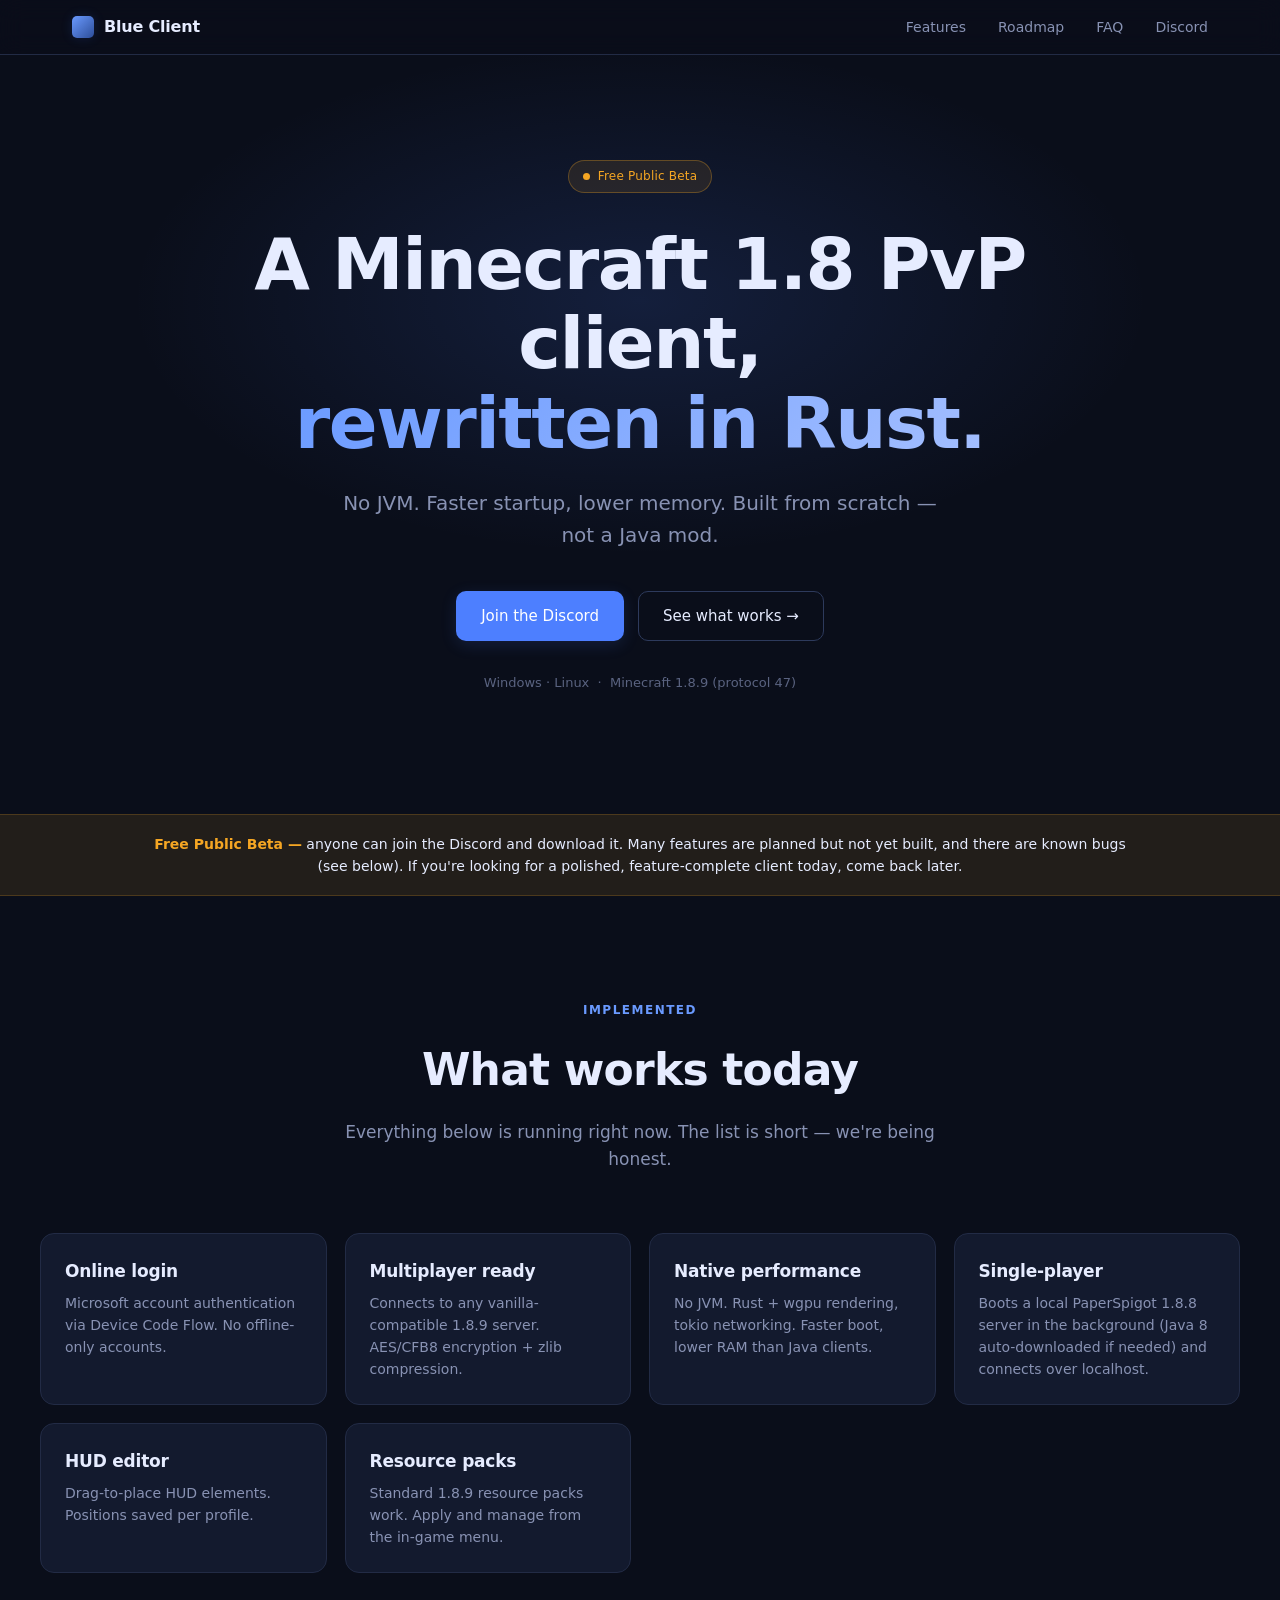
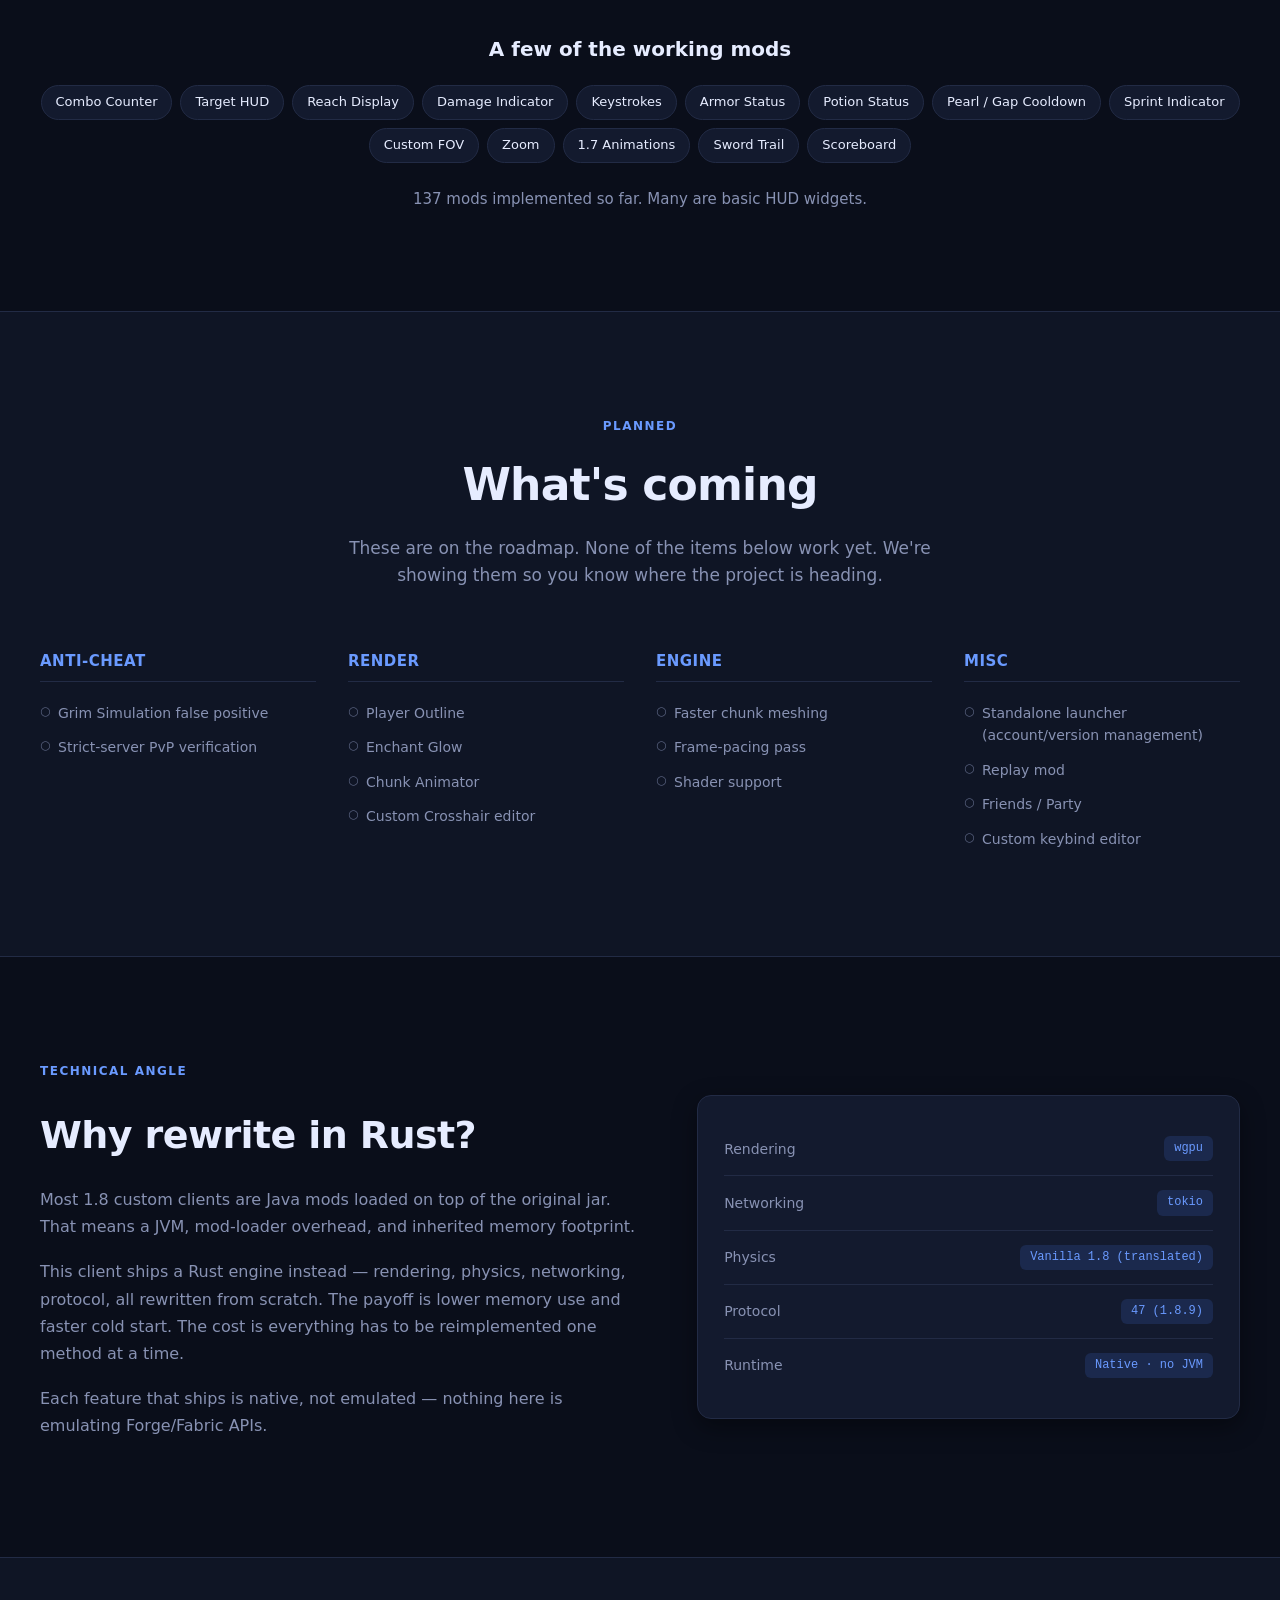
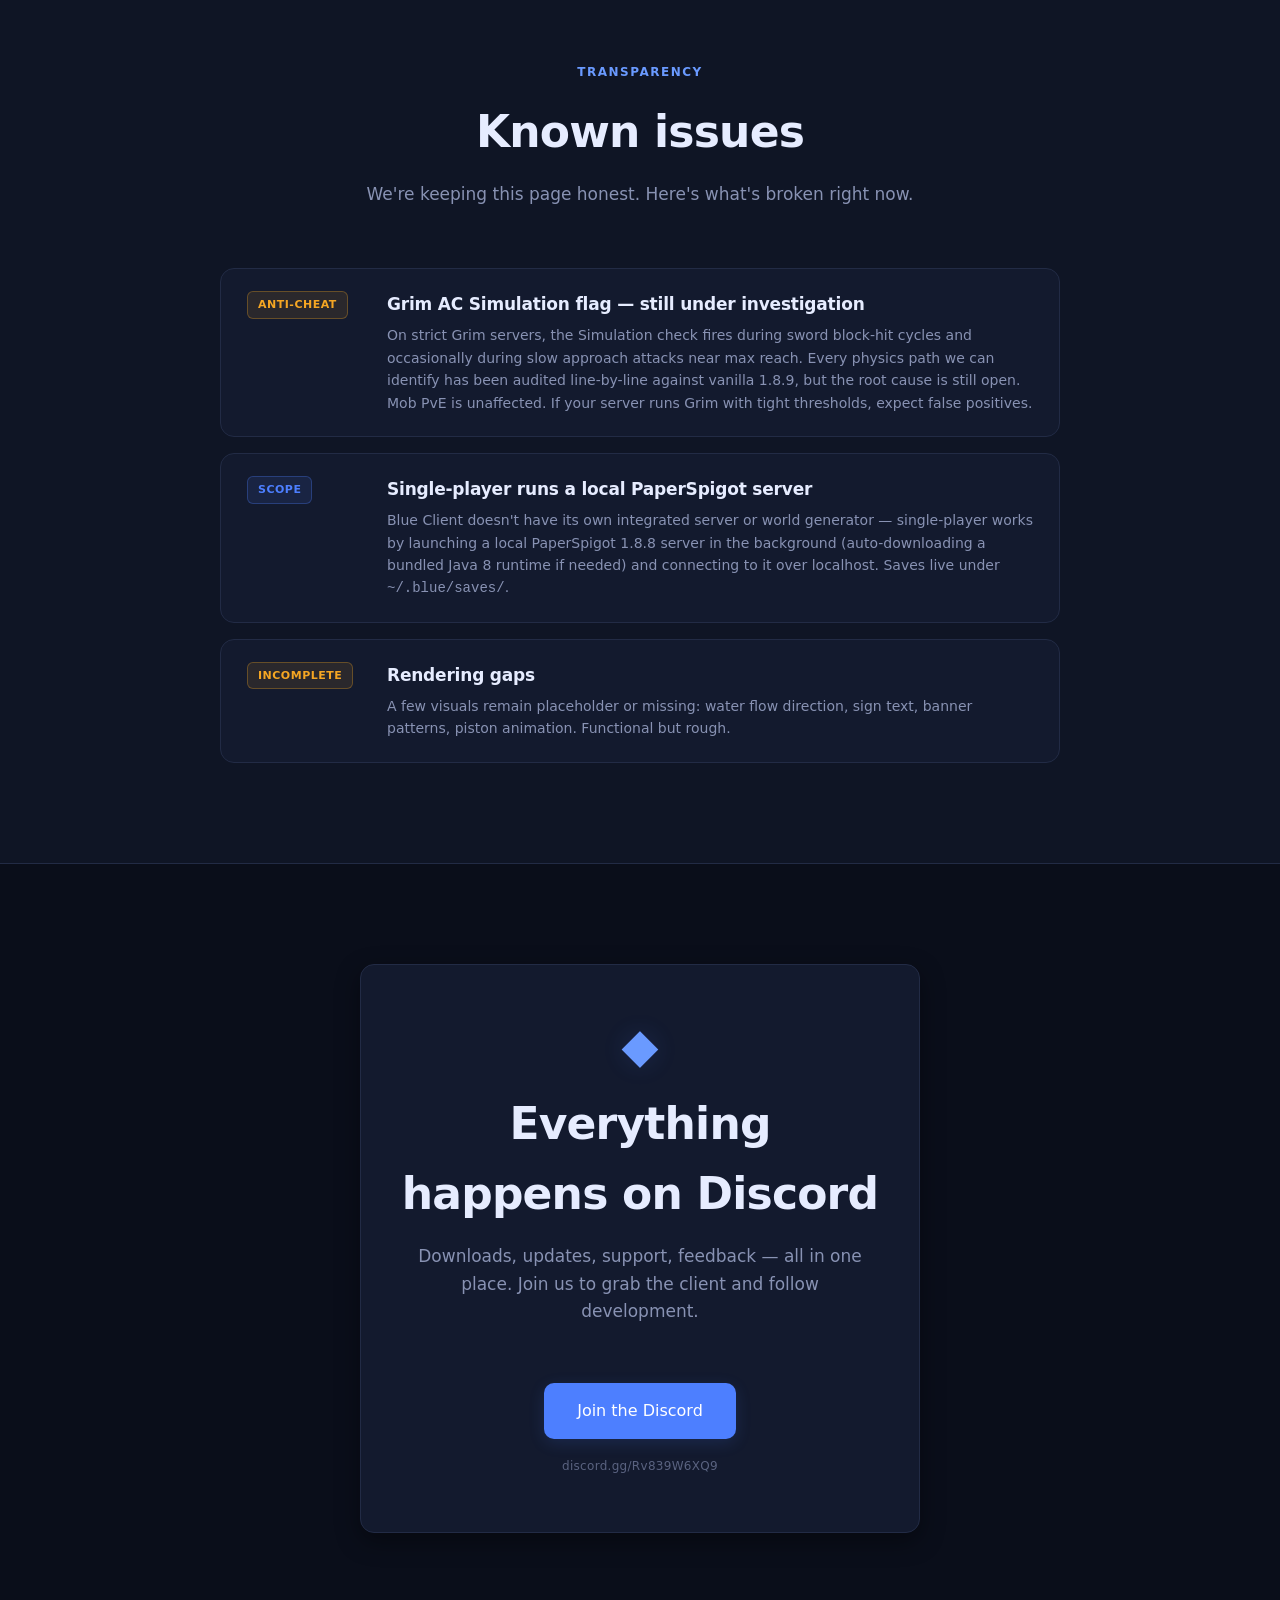
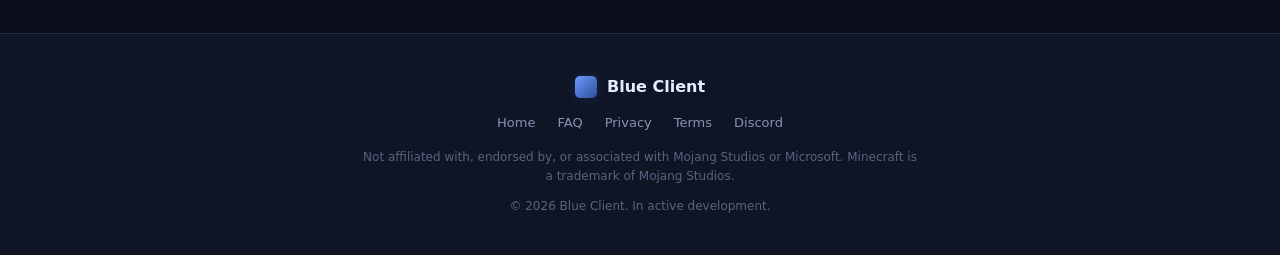
<file: index.html>
<!DOCTYPE html>
<html lang="en">
<head>
<meta charset="UTF-8" />
<meta name="viewport" content="width=device-width, initial-scale=1.0" />
<meta name="description" content="Blue Client — a Minecraft 1.8.9 PvP client written in Rust. Free public beta." />
<title>Blue Client — Minecraft 1.8.9 PvP client in Rust</title>
<link rel="stylesheet" href="style.css" />
</head>
<body>

<nav class="nav">
  <div class="nav-inner">
    <a href="#" class="nav-brand">
      <span class="nav-logo"></span>
      <span>Blue Client</span>
    </a>
    <div class="nav-links">
      <a href="#features">Features</a>
      <a href="#roadmap">Roadmap</a>
      <a href="faq.html">FAQ</a>
      <a href="#download">Discord</a>
    </div>
  </div>
</nav>

<header class="hero">
  <div class="hero-inner">
    <div class="badge">
      <span class="badge-dot"></span>
      Free Public Beta
    </div>
    <h1 class="hero-title">
      A Minecraft 1.8 PvP client,<br/>
      <span class="accent">rewritten in Rust.</span>
    </h1>
    <p class="hero-sub">
      No JVM. Faster startup, lower memory. Built from scratch — not a Java mod.
    </p>
    <div class="hero-cta">
      <a href="https://discord.gg/Rv839W6XQ9" target="_blank" rel="noopener" class="btn btn-primary">Join the Discord</a>
      <a href="#features" class="btn btn-ghost">See what works →</a>
    </div>
    <p class="hero-note">
      Windows · Linux &nbsp;·&nbsp; Minecraft 1.8.9 (protocol 47)
    </p>
  </div>
  <div class="hero-bg"></div>
</header>

<section class="status-banner">
  <div class="status-inner">
    <strong>Free Public Beta —</strong> anyone can join the Discord and download it. Many features are planned but not yet built, and there are known bugs (see below). If you're looking for a polished, feature-complete client today, come back later.
  </div>
</section>

<section id="features" class="section">
  <div class="section-inner">
    <div class="section-head">
      <span class="section-label">Implemented</span>
      <h2>What works today</h2>
      <p class="section-desc">
        Everything below is running right now. The list is short — we're being honest.
      </p>
    </div>

    <div class="feature-grid">
      <div class="feature-card">
        <h3>Online login</h3>
        <p>Microsoft account authentication via Device Code Flow. No offline-only accounts.</p>
      </div>
      <div class="feature-card">
        <h3>Multiplayer ready</h3>
        <p>Connects to any vanilla-compatible 1.8.9 server. AES/CFB8 encryption + zlib compression.</p>
      </div>
      <div class="feature-card">
        <h3>Native performance</h3>
        <p>No JVM. Rust + wgpu rendering, tokio networking. Faster boot, lower RAM than Java clients.</p>
      </div>
      <div class="feature-card">
        <h3>Single-player</h3>
        <p>Boots a local PaperSpigot 1.8.8 server in the background (Java 8 auto-downloaded if needed) and connects over localhost.</p>
      </div>
      <div class="feature-card">
        <h3>HUD editor</h3>
        <p>Drag-to-place HUD elements. Positions saved per profile.</p>
      </div>
      <div class="feature-card">
        <h3>Resource packs</h3>
        <p>Standard 1.8.9 resource packs work. Apply and manage from the in-game menu.</p>
      </div>
    </div>

    <h3 class="mods-head">A few of the working mods</h3>
    <div class="chip-list">
      <span class="chip">Combo Counter</span>
      <span class="chip">Target HUD</span>
      <span class="chip">Reach Display</span>
      <span class="chip">Damage Indicator</span>
      <span class="chip">Keystrokes</span>
      <span class="chip">Armor Status</span>
      <span class="chip">Potion Status</span>
      <span class="chip">Pearl / Gap Cooldown</span>
      <span class="chip">Sprint Indicator</span>
      <span class="chip">Custom FOV</span>
      <span class="chip">Zoom</span>
      <span class="chip">1.7 Animations</span>
      <span class="chip">Sword Trail</span>
      <span class="chip">Scoreboard</span>
    </div>
    <p class="progress-note">
      137 mods implemented so far. Many are basic HUD widgets.
    </p>
  </div>
</section>

<section id="roadmap" class="section section-alt">
  <div class="section-inner">
    <div class="section-head">
      <span class="section-label">Planned</span>
      <h2>What's coming</h2>
      <p class="section-desc">
        These are on the roadmap. None of the items below work yet. We're showing them so you know where the project is heading.
      </p>
    </div>

    <div class="roadmap">
      <div class="roadmap-col">
        <h3>Anti-cheat</h3>
        <ul>
          <li>Grim Simulation false positive</li>
          <li>Strict-server PvP verification</li>
        </ul>
      </div>
      <div class="roadmap-col">
        <h3>Render</h3>
        <ul>
          <li>Player Outline</li>
          <li>Enchant Glow</li>
          <li>Chunk Animator</li>
          <li>Custom Crosshair editor</li>
        </ul>
      </div>
      <div class="roadmap-col">
        <h3>Engine</h3>
        <ul>
          <li>Faster chunk meshing</li>
          <li>Frame-pacing pass</li>
          <li>Shader support</li>
        </ul>
      </div>
      <div class="roadmap-col">
        <h3>Misc</h3>
        <ul>
          <li>Standalone launcher (account/version management)</li>
          <li>Replay mod</li>
          <li>Friends / Party</li>
          <li>Custom keybind editor</li>
        </ul>
      </div>
    </div>
  </div>
</section>

<section id="why-rust" class="section">
  <div class="section-inner">
    <div class="split">
      <div class="split-text">
        <span class="section-label">Technical angle</span>
        <h2>Why rewrite in Rust?</h2>
        <p>
          Most 1.8 custom clients are Java mods loaded on top of the original jar. That means
          a JVM, mod-loader overhead, and inherited memory footprint.
        </p>
        <p>
          This client ships a Rust engine instead — rendering, physics, networking, protocol, all
          rewritten from scratch. The payoff is lower memory use and faster cold start. The cost
          is everything has to be reimplemented one method at a time.
        </p>
        <p>
          Each feature that ships is native, not emulated — nothing here is emulating Forge/Fabric APIs.
        </p>
      </div>
      <div class="split-visual">
        <div class="tech-block">
          <div class="tech-row"><span>Rendering</span><span class="tech-tag">wgpu</span></div>
          <div class="tech-row"><span>Networking</span><span class="tech-tag">tokio</span></div>
          <div class="tech-row"><span>Physics</span><span class="tech-tag">Vanilla 1.8 (translated)</span></div>
          <div class="tech-row"><span>Protocol</span><span class="tech-tag">47 (1.8.9)</span></div>
          <div class="tech-row"><span>Runtime</span><span class="tech-tag">Native · no JVM</span></div>
        </div>
      </div>
    </div>
  </div>
</section>

<section id="known-issues" class="section section-alt">
  <div class="section-inner">
    <div class="section-head">
      <span class="section-label">Transparency</span>
      <h2>Known issues</h2>
      <p class="section-desc">
        We're keeping this page honest. Here's what's broken right now.
      </p>
    </div>

    <div class="issue-list">
      <div class="issue">
        <div class="issue-tag issue-tag-warn">Anti-cheat</div>
        <div>
          <h4>Grim AC Simulation flag — still under investigation</h4>
          <p>
            On strict Grim servers, the Simulation check fires during sword block-hit cycles
            and occasionally during slow approach attacks near max reach. Every physics path
            we can identify has been audited line-by-line against vanilla 1.8.9, but the root
            cause is still open. Mob PvE is unaffected. If your server runs Grim with tight
            thresholds, expect false positives.
          </p>
        </div>
      </div>

      <div class="issue">
        <div class="issue-tag issue-tag-info">Scope</div>
        <div>
          <h4>Single-player runs a local PaperSpigot server</h4>
          <p>
            Blue Client doesn't have its own integrated server or world generator — single-player
            works by launching a local PaperSpigot 1.8.8 server in the background (auto-downloading
            a bundled Java 8 runtime if needed) and connecting to it over localhost. Saves live
            under <code>~/.blue/saves/</code>.
          </p>
        </div>
      </div>

      <div class="issue">
        <div class="issue-tag issue-tag-warn">Incomplete</div>
        <div>
          <h4>Rendering gaps</h4>
          <p>
            A few visuals remain placeholder or missing: water flow direction, sign text,
            banner patterns, piston animation. Functional but rough.
          </p>
        </div>
      </div>

    </div>
  </div>
</section>

<section id="download" class="section cta-section">
  <div class="section-inner">
    <div class="cta-single">
      <div class="cta-single-icon">◆</div>
      <h2>Everything happens on Discord</h2>
      <p class="cta-sub">
        Downloads, updates, support, feedback — all in one place.
        Join us to grab the client and follow development.
      </p>
      <a href="https://discord.gg/Rv839W6XQ9" target="_blank" rel="noopener" class="btn btn-primary btn-lg">Join the Discord</a>
      <p class="cta-hint">discord.gg/Rv839W6XQ9</p>
    </div>
  </div>
</section>

<footer class="footer">
  <div class="footer-inner">
    <div class="footer-brand">
      <span class="nav-logo"></span>
      <span>Blue Client</span>
    </div>
    <div class="footer-links">
      <a href="index.html">Home</a>
      <a href="faq.html">FAQ</a>
      <a href="privacy.html">Privacy</a>
      <a href="terms.html">Terms</a>
      <a href="https://discord.gg/Rv839W6XQ9" target="_blank" rel="noopener">Discord</a>
    </div>
    <p class="footer-disclaimer">
      Not affiliated with, endorsed by, or associated with Mojang Studios or Microsoft.
      Minecraft is a trademark of Mojang Studios.
    </p>
    <p class="footer-copyright">
      © 2026 Blue Client. In active development.
    </p>
  </div>
</footer>

</body>
</html>
</file>
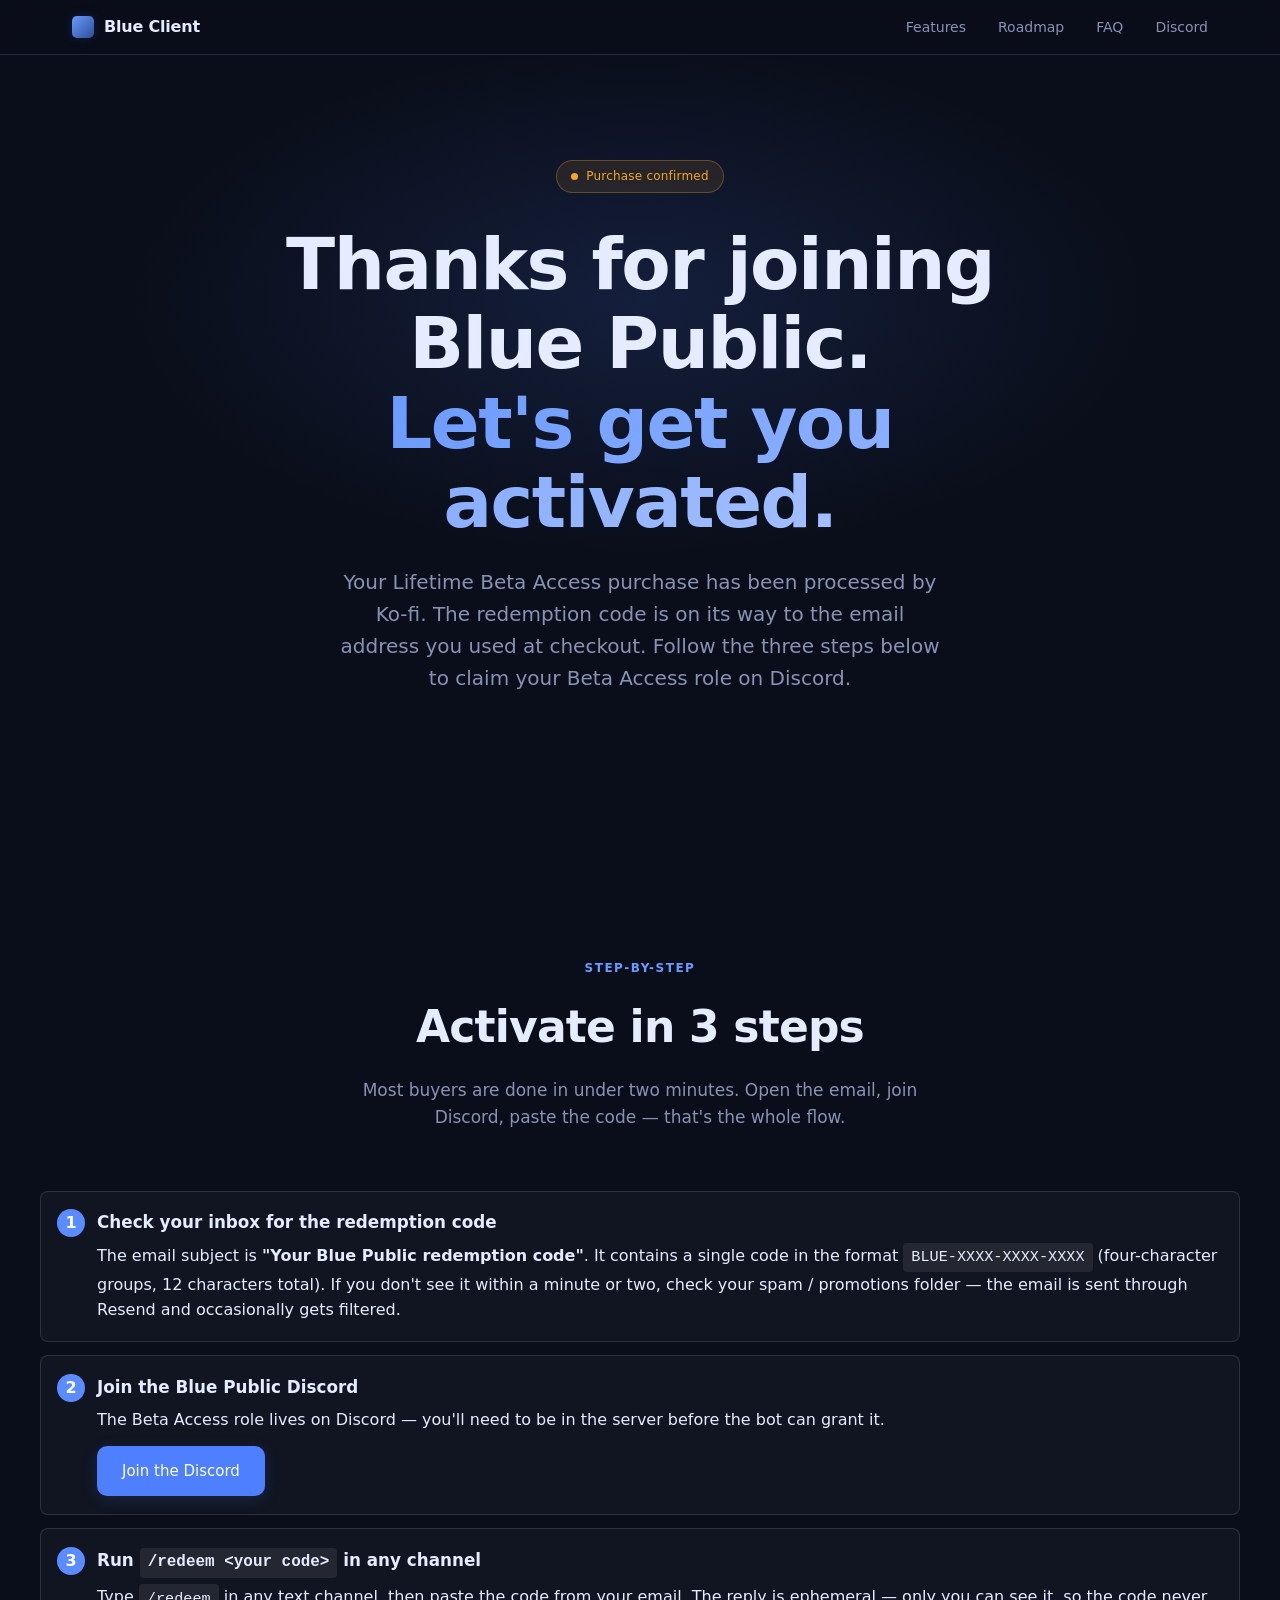
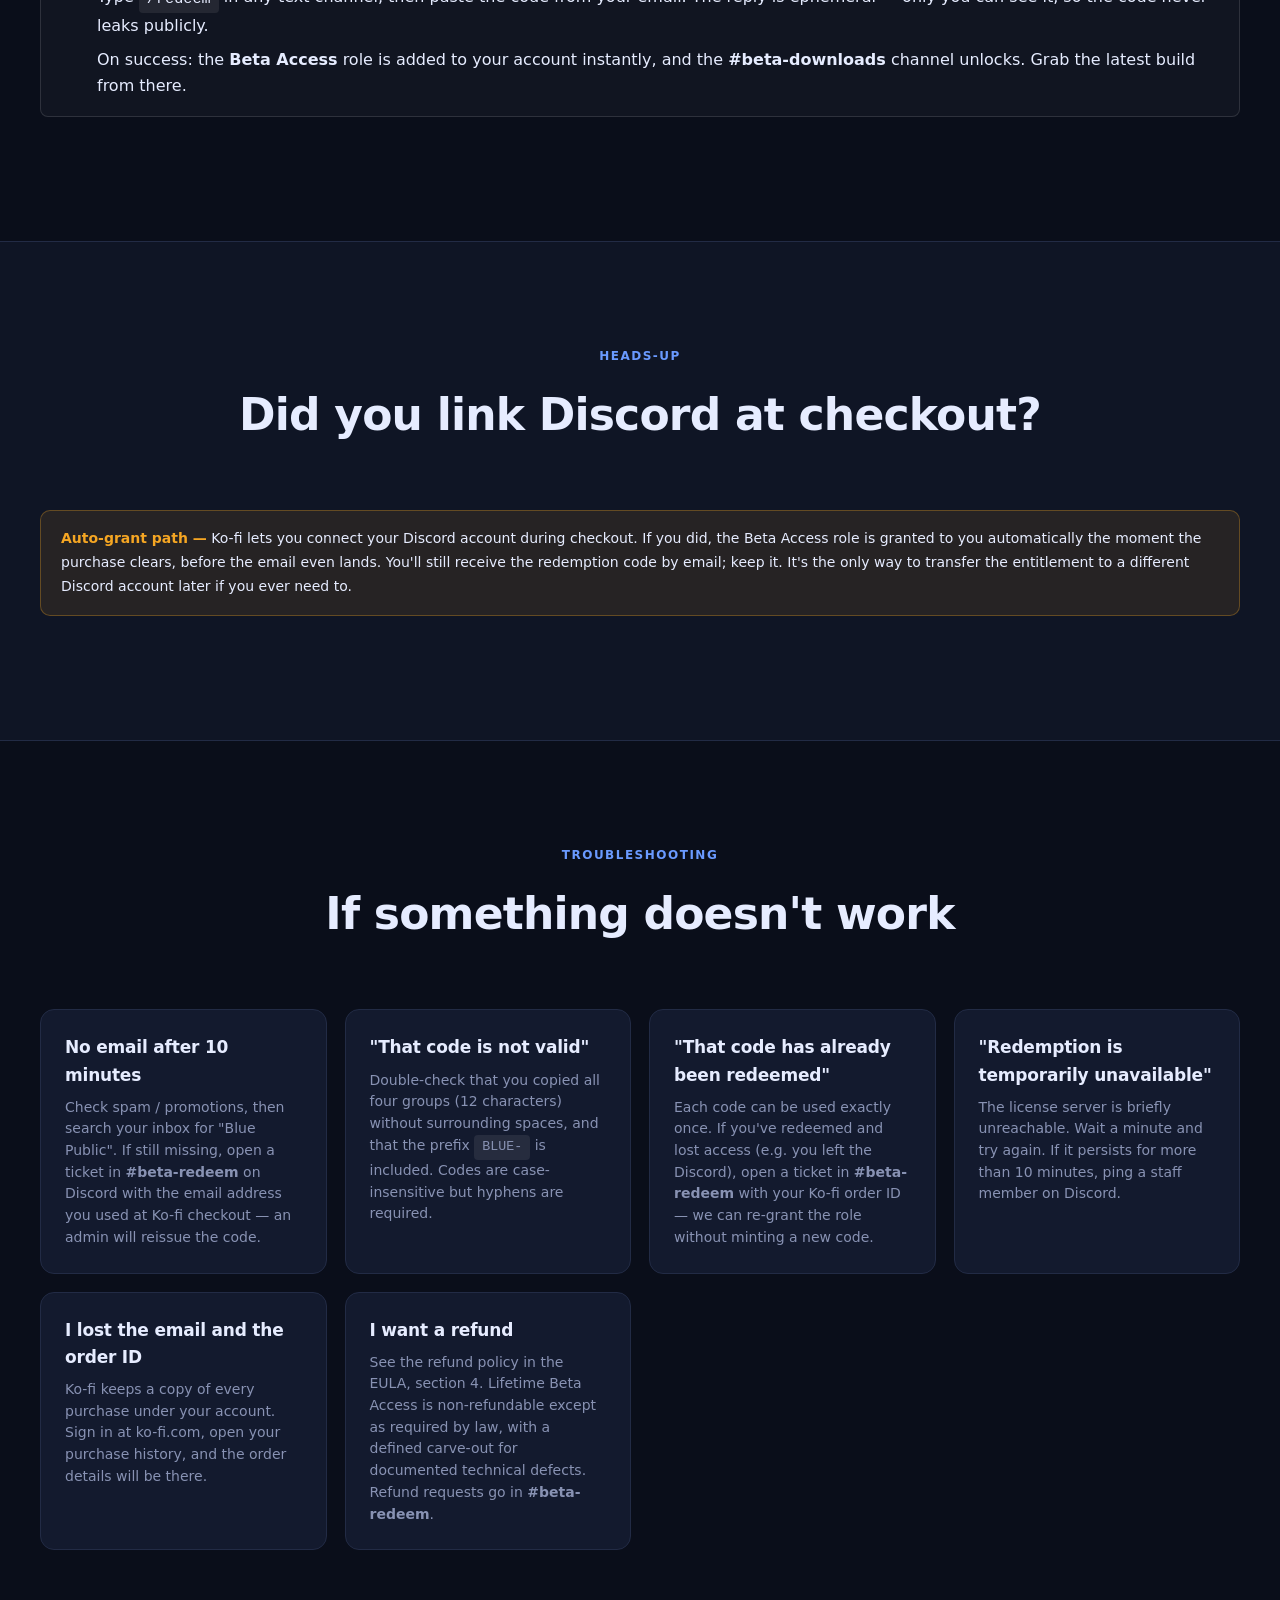
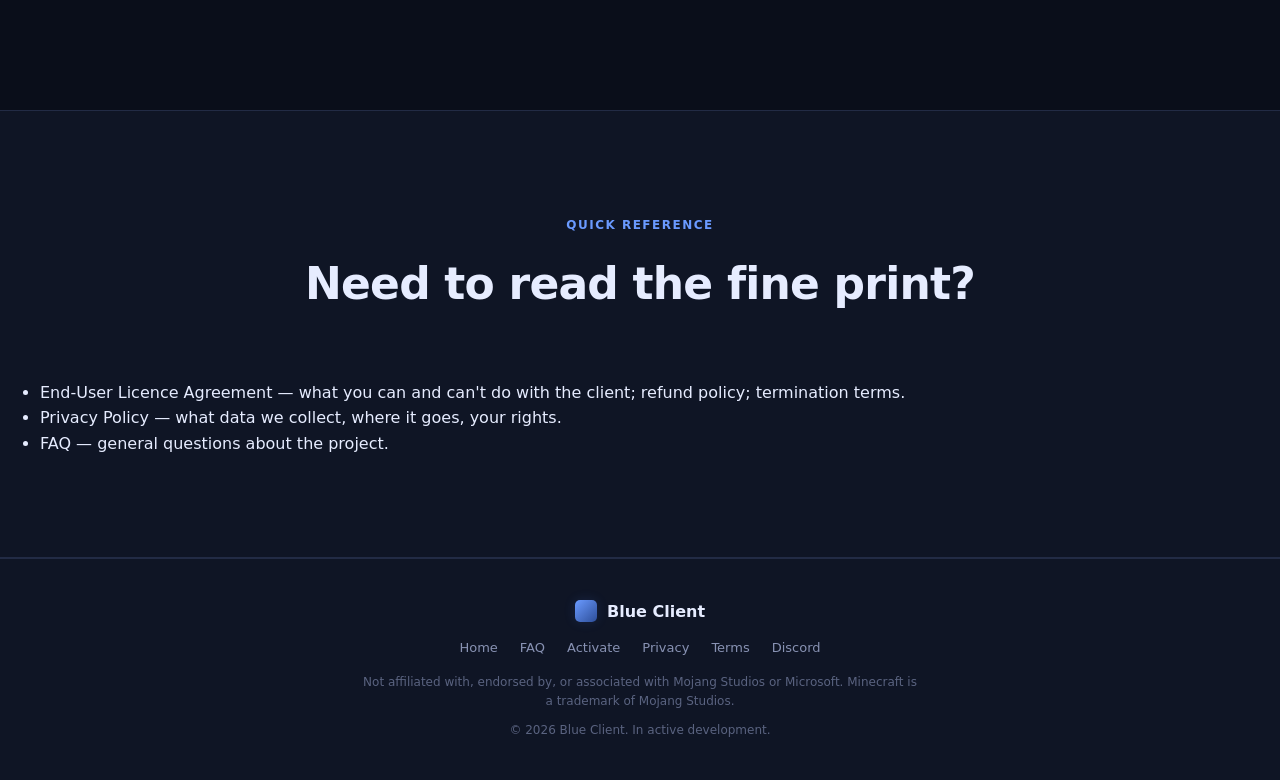
<file: activate.html>
<!DOCTYPE html>
<html lang="en">
<head>
<meta charset="UTF-8" />
<meta name="viewport" content="width=device-width, initial-scale=1.0" />
<meta name="description" content="Thanks for purchasing Blue Public Lifetime Beta Access. Activate your Beta Access role in three steps." />
<meta name="robots" content="noindex" />
<title>Welcome — Activate Your Blue Public Beta Access</title>
<link rel="stylesheet" href="style.css" />
<style>
  .steps {
    counter-reset: step;
    list-style: none;
    padding: 0;
    margin: 1.5rem 0;
  }
  .steps > li {
    counter-increment: step;
    position: relative;
    padding: 1.1rem 1.25rem 1.1rem 3.5rem;
    margin-bottom: 0.85rem;
    border: 1px solid rgba(255, 255, 255, 0.12);
    border-radius: 8px;
    background: rgba(255, 255, 255, 0.03);
  }
  .steps > li::before {
    content: counter(step);
    position: absolute;
    left: 1rem;
    top: 1.1rem;
    width: 1.75rem;
    height: 1.75rem;
    line-height: 1.75rem;
    text-align: center;
    border-radius: 50%;
    background: var(--accent, #5b8cff);
    color: #fff;
    font-weight: 600;
  }
  .steps h3 {
    margin: 0 0 0.4rem 0;
    font-size: 1.05em;
  }
  .steps p {
    margin: 0.25rem 0 0 0;
  }
  .code-sample {
    display: inline-block;
    padding: 0.15rem 0.5rem;
    background: rgba(255, 255, 255, 0.08);
    border-radius: 4px;
    font-family: ui-monospace, SFMono-Regular, Menlo, monospace;
    font-size: 0.95em;
  }
</style>
</head>
<body>

<nav class="nav">
  <div class="nav-inner">
    <a href="index.html" class="nav-brand">
      <span class="nav-logo"></span>
      <span>Blue Client</span>
    </a>
    <div class="nav-links">
      <a href="index.html#features">Features</a>
      <a href="index.html#roadmap">Roadmap</a>
      <a href="faq.html">FAQ</a>
      <a href="index.html#download">Discord</a>
    </div>
  </div>
</nav>

<header class="hero">
  <div class="hero-inner">
    <div class="badge">
      <span class="badge-dot"></span>
      Purchase confirmed
    </div>
    <h1 class="hero-title">
      Thanks for joining Blue Public.<br/>
      <span class="accent">Let's get you activated.</span>
    </h1>
    <p class="hero-sub">
      Your Lifetime Beta Access purchase has been processed by Ko-fi. The redemption
      code is on its way to the email address you used at checkout. Follow the three
      steps below to claim your Beta Access role on Discord.
    </p>
  </div>
  <div class="hero-bg"></div>
</header>

<section class="section">
  <div class="section-inner">

    <div class="section-head">
      <span class="section-label">Step-by-step</span>
      <h2>Activate in 3 steps</h2>
      <p class="section-desc">
        Most buyers are done in under two minutes. Open the email, join Discord, paste
        the code — that's the whole flow.
      </p>
    </div>

    <ol class="steps">

      <li>
        <h3>Check your inbox for the redemption code</h3>
        <p>
          The email subject is <strong>"Your Blue Public redemption code"</strong>. It
          contains a single code in the format
          <span class="code-sample">BLUE-XXXX-XXXX-XXXX</span> (four-character groups,
          12 characters total). If you don't see it within a minute or two, check your
          spam / promotions folder — the email is sent through Resend and occasionally
          gets filtered.
        </p>
      </li>

      <li>
        <h3>Join the Blue Public Discord</h3>
        <p>
          The Beta Access role lives on Discord — you'll need to be in the server before
          the bot can grant it.
        </p>
        <p style="margin-top: 0.85rem;">
          <a href="https://discord.gg/Rv839W6XQ9" target="_blank" rel="noopener" class="btn btn-primary">
            Join the Discord
          </a>
        </p>
      </li>

      <li>
        <h3>Run <span class="code-sample">/redeem &lt;your code&gt;</span> in any channel</h3>
        <p>
          Type <span class="code-sample">/redeem</span> in any text channel, then paste
          the code from your email. The reply is ephemeral — only you can see it, so the
          code never leaks publicly.
        </p>
        <p style="margin-top: 0.5rem;">
          On success: the <strong>Beta Access</strong> role is added to your account
          instantly, and the <strong>#beta-downloads</strong> channel unlocks. Grab the
          latest build from there.
        </p>
      </li>

    </ol>

  </div>
</section>

<section class="section section-alt">
  <div class="section-inner">

    <div class="section-head">
      <span class="section-label">Heads-up</span>
      <h2>Did you link Discord at checkout?</h2>
    </div>

    <div class="callout">
      <strong>Auto-grant path —</strong> Ko-fi lets you connect your Discord account
      during checkout. If you did, the Beta Access role is granted to you automatically
      the moment the purchase clears, before the email even lands. You'll still receive
      the redemption code by email; keep it. It's the only way to transfer the
      entitlement to a different Discord account later if you ever need to.
    </div>

  </div>
</section>

<section class="section">
  <div class="section-inner">

    <div class="section-head">
      <span class="section-label">Troubleshooting</span>
      <h2>If something doesn't work</h2>
    </div>

    <div class="feature-grid">

      <div class="feature-card">
        <h3>No email after 10 minutes</h3>
        <p>
          Check spam / promotions, then search your inbox for "Blue Public". If still
          missing, open a ticket in <strong>#beta-redeem</strong> on Discord with the
          email address you used at Ko-fi checkout — an admin will reissue the code.
        </p>
      </div>

      <div class="feature-card">
        <h3>"That code is not valid"</h3>
        <p>
          Double-check that you copied all four groups (12 characters) without
          surrounding spaces, and that the prefix <span class="code-sample">BLUE-</span>
          is included. Codes are case-insensitive but hyphens are required.
        </p>
      </div>

      <div class="feature-card">
        <h3>"That code has already been redeemed"</h3>
        <p>
          Each code can be used exactly once. If you've redeemed and lost access (e.g.
          you left the Discord), open a ticket in <strong>#beta-redeem</strong> with
          your Ko-fi order ID — we can re-grant the role without minting a new code.
        </p>
      </div>

      <div class="feature-card">
        <h3>"Redemption is temporarily unavailable"</h3>
        <p>
          The license server is briefly unreachable. Wait a minute and try again. If it
          persists for more than 10 minutes, ping a staff member on Discord.
        </p>
      </div>

      <div class="feature-card">
        <h3>I lost the email and the order ID</h3>
        <p>
          Ko-fi keeps a copy of every purchase under your account. Sign in at
          <a href="https://ko-fi.com" target="_blank" rel="noopener">ko-fi.com</a>,
          open your purchase history, and the order details will be there.
        </p>
      </div>

      <div class="feature-card">
        <h3>I want a refund</h3>
        <p>
          See the refund policy in the
          <a href="terms.html#refund">EULA, section 4</a>. Lifetime Beta Access is
          non-refundable except as required by law, with a defined carve-out for
          documented technical defects. Refund requests go in
          <strong>#beta-redeem</strong>.
        </p>
      </div>

    </div>

  </div>
</section>

<section class="section section-alt">
  <div class="section-inner">
    <div class="section-head">
      <span class="section-label">Quick reference</span>
      <h2>Need to read the fine print?</h2>
    </div>

    <ul>
      <li><a href="terms.html">End-User Licence Agreement</a> — what you can and can't do with the client; refund policy; termination terms.</li>
      <li><a href="privacy.html">Privacy Policy</a> — what data we collect, where it goes, your rights.</li>
      <li><a href="faq.html">FAQ</a> — general questions about the project.</li>
    </ul>
  </div>
</section>

<footer class="footer">
  <div class="footer-inner">
    <div class="footer-brand">
      <span class="nav-logo"></span>
      <span>Blue Client</span>
    </div>
    <div class="footer-links">
      <a href="index.html">Home</a>
      <a href="faq.html">FAQ</a>
      <a href="activate.html">Activate</a>
      <a href="privacy.html">Privacy</a>
      <a href="terms.html">Terms</a>
      <a href="https://discord.gg/Rv839W6XQ9" target="_blank" rel="noopener">Discord</a>
    </div>
    <p class="footer-disclaimer">
      Not affiliated with, endorsed by, or associated with Mojang Studios or Microsoft.
      Minecraft is a trademark of Mojang Studios.
    </p>
    <p class="footer-copyright">
      © 2026 Blue Client. In active development.
    </p>
  </div>
</footer>

</body>
</html>
</file>
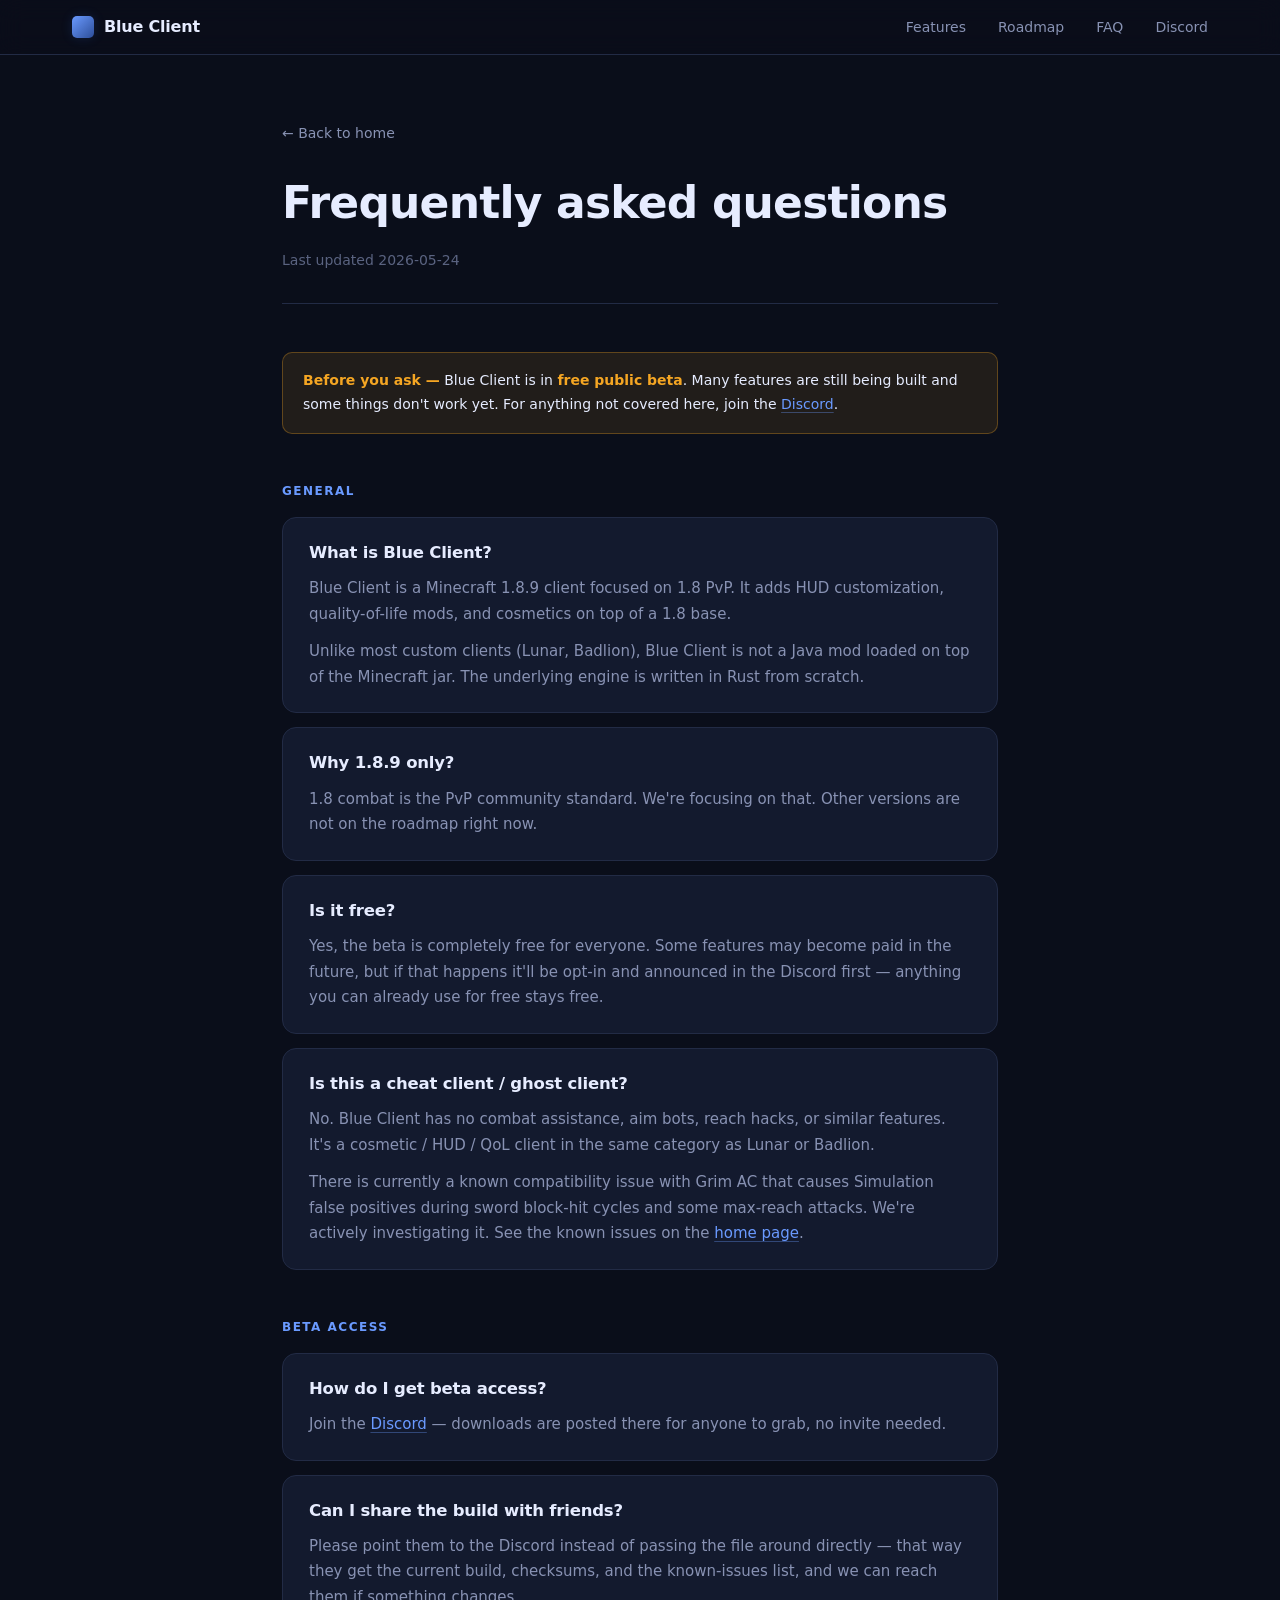
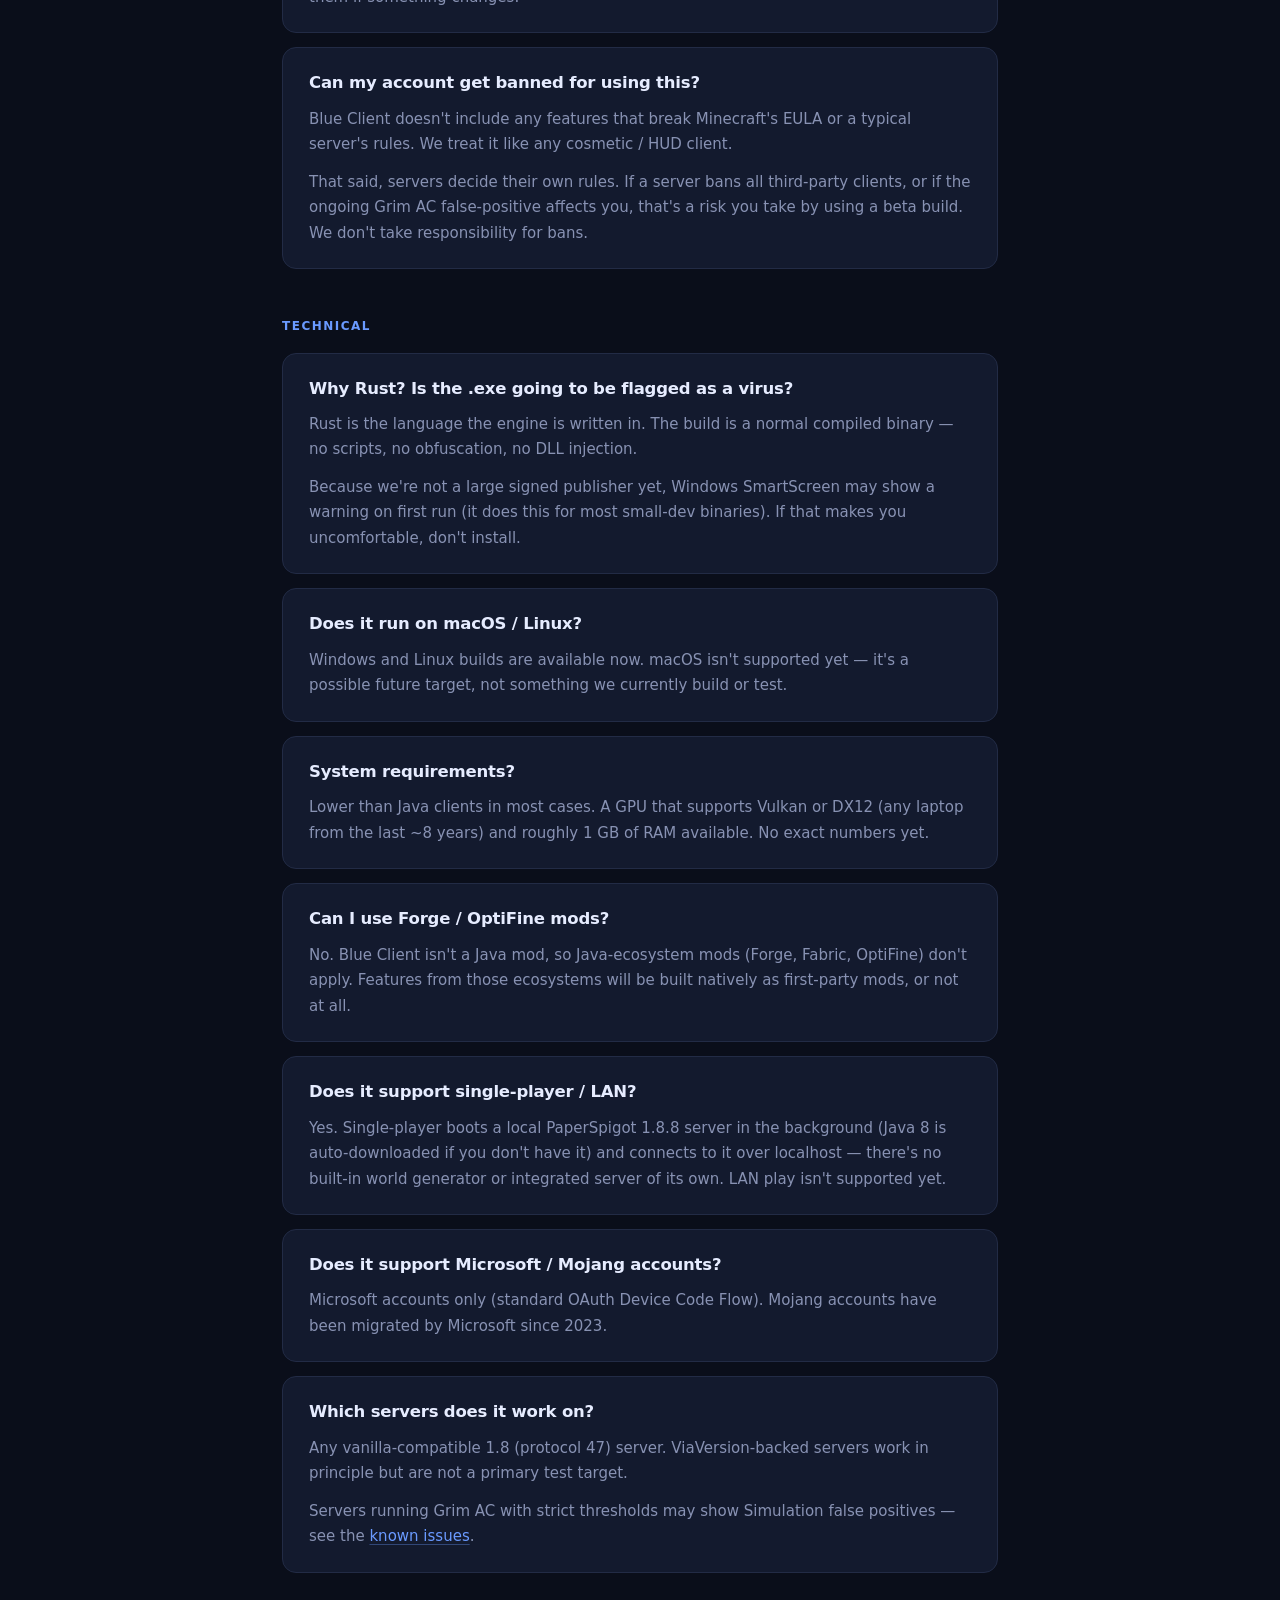
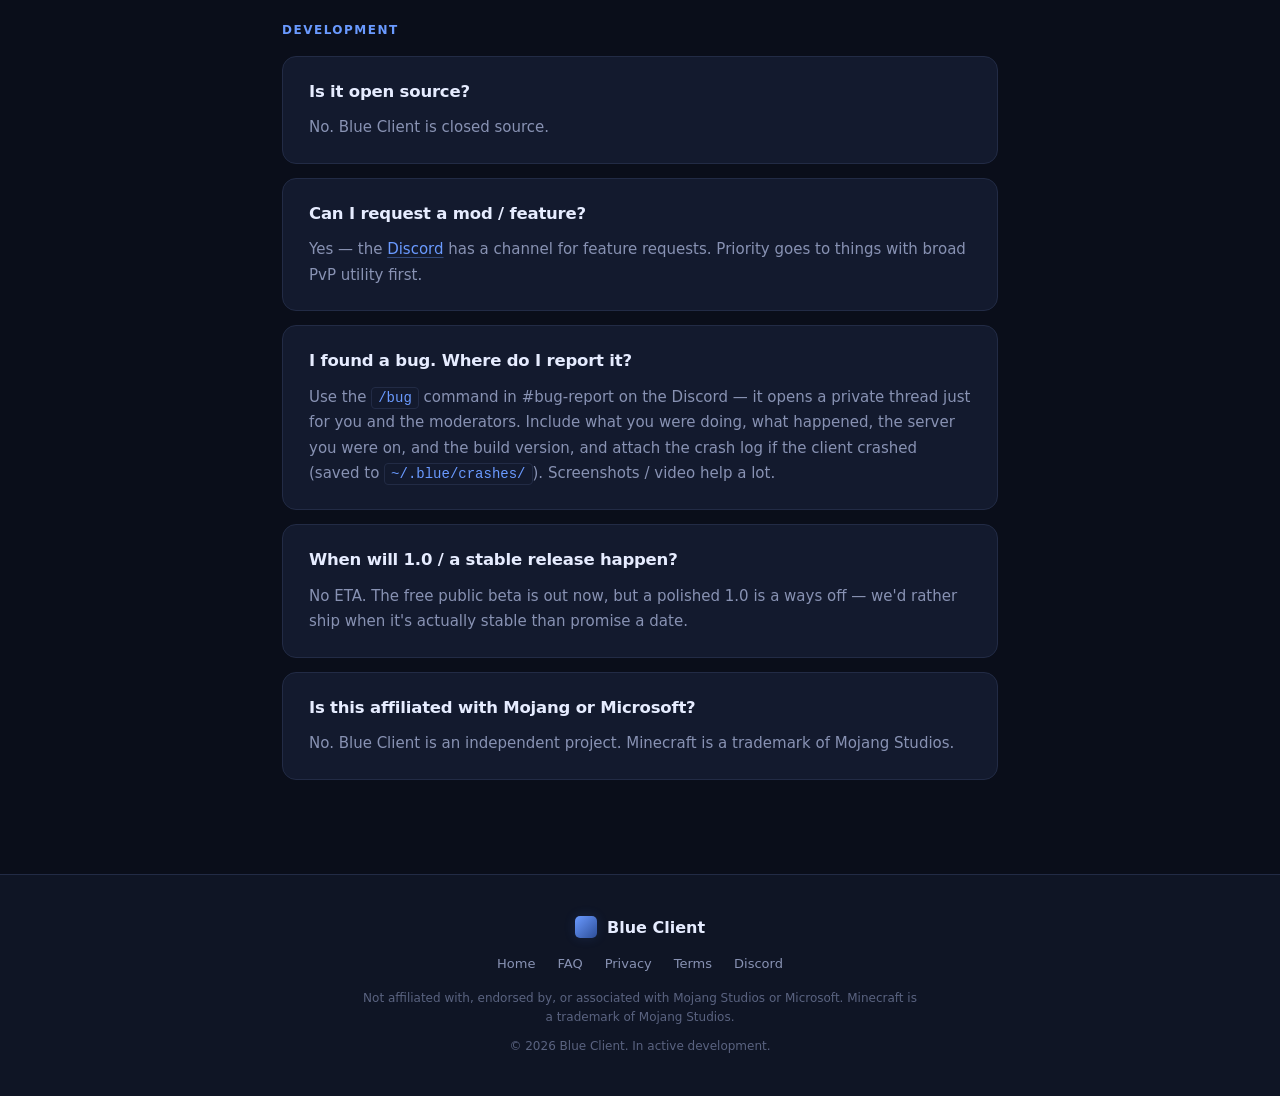
<file: faq.html>
<!DOCTYPE html>
<html lang="en">
<head>
<meta charset="UTF-8" />
<meta name="viewport" content="width=device-width, initial-scale=1.0" />
<meta name="description" content="Frequently asked questions about Blue Client." />
<title>FAQ — Blue Client</title>
<link rel="stylesheet" href="style.css" />
</head>
<body>

<nav class="nav">
  <div class="nav-inner">
    <a href="index.html" class="nav-brand">
      <span class="nav-logo"></span>
      <span>Blue Client</span>
    </a>
    <div class="nav-links">
      <a href="index.html#features">Features</a>
      <a href="index.html#roadmap">Roadmap</a>
      <a href="faq.html">FAQ</a>
      <a href="index.html#download">Discord</a>
    </div>
  </div>
</nav>

<main class="doc-page">
  <div class="doc-inner">
    <div class="doc-head">
      <a href="index.html" class="doc-back">← Back to home</a>
      <h1>Frequently asked questions</h1>
      <p class="doc-meta">Last updated 2026-05-24</p>
    </div>

    <div class="doc-body">
      <div class="callout">
        <strong>Before you ask —</strong> Blue Client is in <strong>free public beta</strong>.
        Many features are still being built and some things don't work yet.
        For anything not covered here, join the
        <a href="https://discord.gg/Rv839W6XQ9" target="_blank" rel="noopener">Discord</a>.
      </div>

      <div class="faq-cat">General</div>

      <div class="faq-item">
        <h3>What is Blue Client?</h3>
        <p>
          Blue Client is a Minecraft 1.8.9 client focused on 1.8 PvP.
          It adds HUD customization, quality-of-life mods, and cosmetics on top of a 1.8 base.
        </p>
        <p>
          Unlike most custom clients (Lunar, Badlion), Blue Client is not a Java mod loaded on top
          of the Minecraft jar. The underlying engine is written in Rust from scratch.
        </p>
      </div>

      <div class="faq-item">
        <h3>Why 1.8.9 only?</h3>
        <p>
          1.8 combat is the PvP community standard. We're focusing on that.
          Other versions are not on the roadmap right now.
        </p>
      </div>

      <div class="faq-item">
        <h3>Is it free?</h3>
        <p>
          Yes, the beta is completely free for everyone. Some features may become paid in the
          future, but if that happens it'll be opt-in and announced in the Discord first — anything
          you can already use for free stays free.
        </p>
      </div>

      <div class="faq-item">
        <h3>Is this a cheat client / ghost client?</h3>
        <p>
          No. Blue Client has no combat assistance, aim bots, reach hacks, or similar features.
          It's a cosmetic / HUD / QoL client in the same category as Lunar or Badlion.
        </p>
        <p>
          There is currently a known compatibility issue with Grim AC that causes Simulation
          false positives during sword block-hit cycles and some max-reach attacks. We're
          actively investigating it. See the known issues on the
          <a href="index.html#known-issues">home page</a>.
        </p>
      </div>

      <div class="faq-cat">Beta access</div>

      <div class="faq-item">
        <h3>How do I get beta access?</h3>
        <p>
          Join the <a href="https://discord.gg/Rv839W6XQ9" target="_blank" rel="noopener">Discord</a>
          — downloads are posted there for anyone to grab, no invite needed.
        </p>
      </div>

      <div class="faq-item">
        <h3>Can I share the build with friends?</h3>
        <p>
          Please point them to the Discord instead of passing the file around directly — that way
          they get the current build, checksums, and the known-issues list, and we can reach them
          if something changes.
        </p>
      </div>

      <div class="faq-item">
        <h3>Can my account get banned for using this?</h3>
        <p>
          Blue Client doesn't include any features that break Minecraft's EULA or a typical server's
          rules. We treat it like any cosmetic / HUD client.
        </p>
        <p>
          That said, servers decide their own rules. If a server bans all third-party clients, or if
          the ongoing Grim AC false-positive affects you, that's a risk you take by using a beta build.
          We don't take responsibility for bans.
        </p>
      </div>

      <div class="faq-cat">Technical</div>

      <div class="faq-item">
        <h3>Why Rust? Is the .exe going to be flagged as a virus?</h3>
        <p>
          Rust is the language the engine is written in. The build is a normal compiled binary —
          no scripts, no obfuscation, no DLL injection.
        </p>
        <p>
          Because we're not a large signed publisher yet, Windows SmartScreen may show a warning on
          first run (it does this for most small-dev binaries). If that makes you uncomfortable,
          don't install.
        </p>
      </div>

      <div class="faq-item">
        <h3>Does it run on macOS / Linux?</h3>
        <p>
          Windows and Linux builds are available now. macOS isn't supported yet — it's a possible
          future target, not something we currently build or test.
        </p>
      </div>

      <div class="faq-item">
        <h3>System requirements?</h3>
        <p>
          Lower than Java clients in most cases. A GPU that supports Vulkan or DX12
          (any laptop from the last ~8 years) and roughly 1&nbsp;GB of RAM available. No exact numbers yet.
        </p>
      </div>

      <div class="faq-item">
        <h3>Can I use Forge / OptiFine mods?</h3>
        <p>
          No. Blue Client isn't a Java mod, so Java-ecosystem mods (Forge, Fabric, OptiFine) don't apply.
          Features from those ecosystems will be built natively as first-party mods, or not at all.
        </p>
      </div>

      <div class="faq-item">
        <h3>Does it support single-player / LAN?</h3>
        <p>
          Yes. Single-player boots a local PaperSpigot 1.8.8 server in the background (Java 8 is
          auto-downloaded if you don't have it) and connects to it over localhost — there's no
          built-in world generator or integrated server of its own. LAN play isn't supported yet.
        </p>
      </div>

      <div class="faq-item">
        <h3>Does it support Microsoft / Mojang accounts?</h3>
        <p>
          Microsoft accounts only (standard OAuth Device Code Flow). Mojang accounts have been
          migrated by Microsoft since 2023.
        </p>
      </div>

      <div class="faq-item">
        <h3>Which servers does it work on?</h3>
        <p>
          Any vanilla-compatible 1.8 (protocol 47) server. ViaVersion-backed servers work in principle
          but are not a primary test target.
        </p>
        <p>
          Servers running Grim AC with strict thresholds may show Simulation false positives — see the
          <a href="index.html#known-issues">known issues</a>.
        </p>
      </div>

      <div class="faq-cat">Development</div>

      <div class="faq-item">
        <h3>Is it open source?</h3>
        <p>
          No. Blue Client is closed source.
        </p>
      </div>

      <div class="faq-item">
        <h3>Can I request a mod / feature?</h3>
        <p>
          Yes — the <a href="https://discord.gg/Rv839W6XQ9" target="_blank" rel="noopener">Discord</a>
          has a channel for feature requests. Priority goes to things with broad PvP utility first.
        </p>
      </div>

      <div class="faq-item">
        <h3>I found a bug. Where do I report it?</h3>
        <p>
          Use the <code>/bug</code> command in #bug-report on the Discord — it opens a private
          thread just for you and the moderators. Include what you were doing, what happened, the
          server you were on, and the build version, and attach the crash log if the client crashed
          (saved to <code>~/.blue/crashes/</code>). Screenshots / video help a lot.
        </p>
      </div>

      <div class="faq-item">
        <h3>When will 1.0 / a stable release happen?</h3>
        <p>
          No ETA. The free public beta is out now, but a polished 1.0 is a ways off — we'd rather
          ship when it's actually stable than promise a date.
        </p>
      </div>

      <div class="faq-item">
        <h3>Is this affiliated with Mojang or Microsoft?</h3>
        <p>
          No. Blue Client is an independent project. Minecraft is a trademark of Mojang Studios.
        </p>
      </div>
    </div>
  </div>
</main>

<footer class="footer">
  <div class="footer-inner">
    <div class="footer-brand">
      <span class="nav-logo"></span>
      <span>Blue Client</span>
    </div>
    <div class="footer-links">
      <a href="index.html">Home</a>
      <a href="faq.html">FAQ</a>
      <a href="privacy.html">Privacy</a>
      <a href="terms.html">Terms</a>
      <a href="https://discord.gg/Rv839W6XQ9" target="_blank" rel="noopener">Discord</a>
    </div>
    <p class="footer-disclaimer">
      Not affiliated with, endorsed by, or associated with Mojang Studios or Microsoft.
      Minecraft is a trademark of Mojang Studios.
    </p>
    <p class="footer-copyright">
      © 2026 Blue Client. In active development.
    </p>
  </div>
</footer>

</body>
</html>
</file>
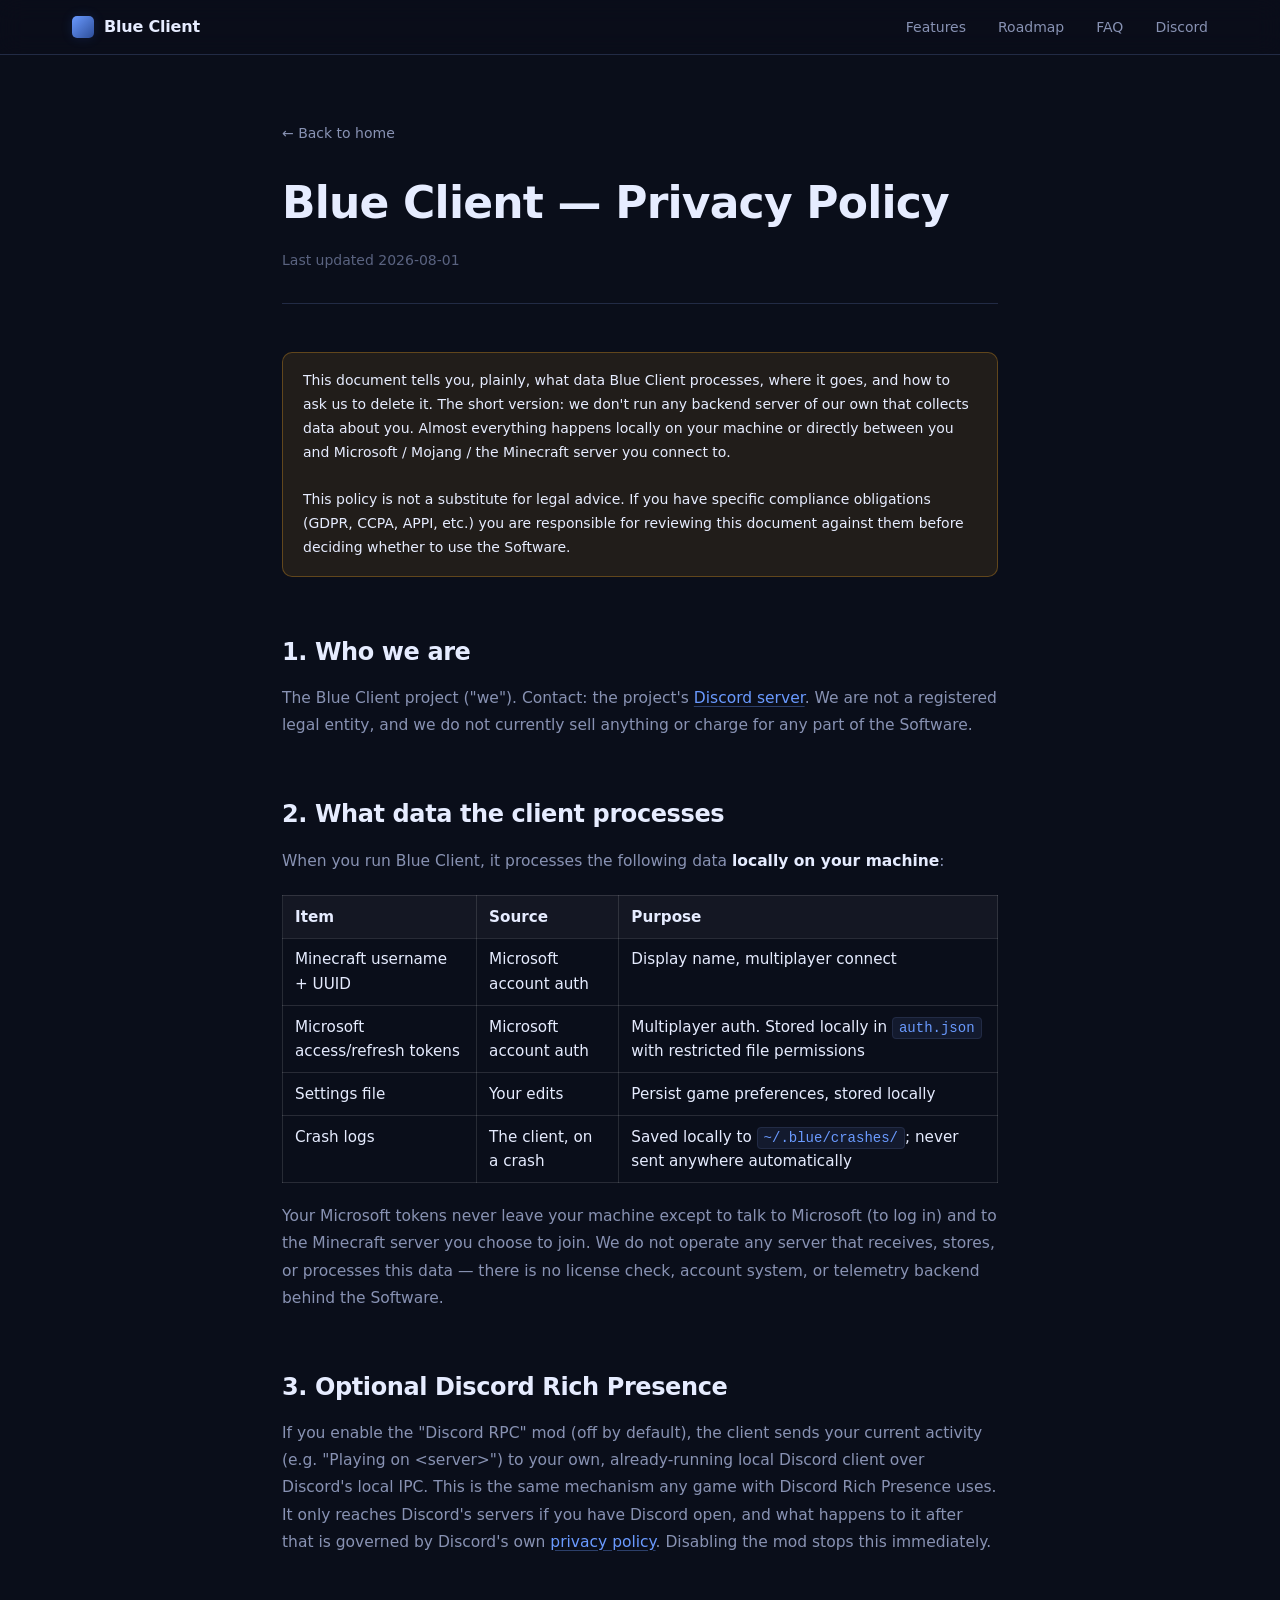
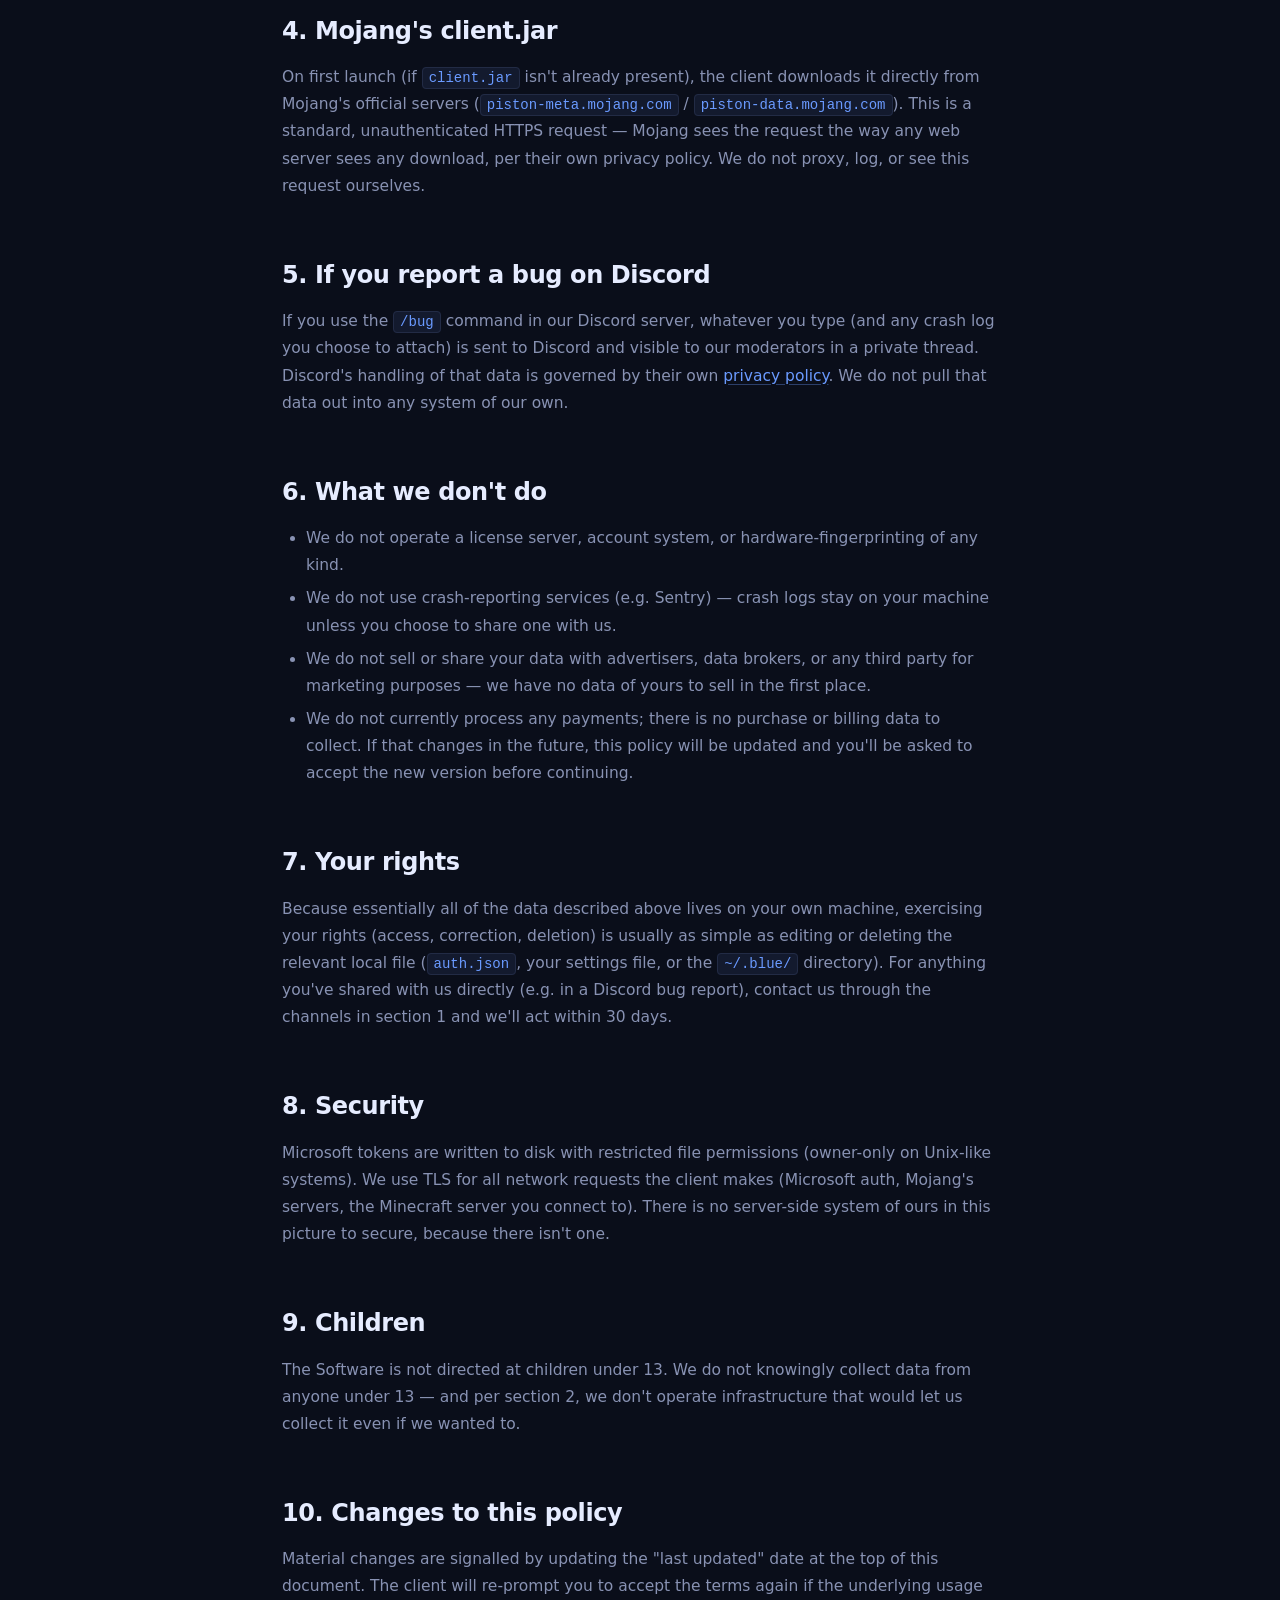
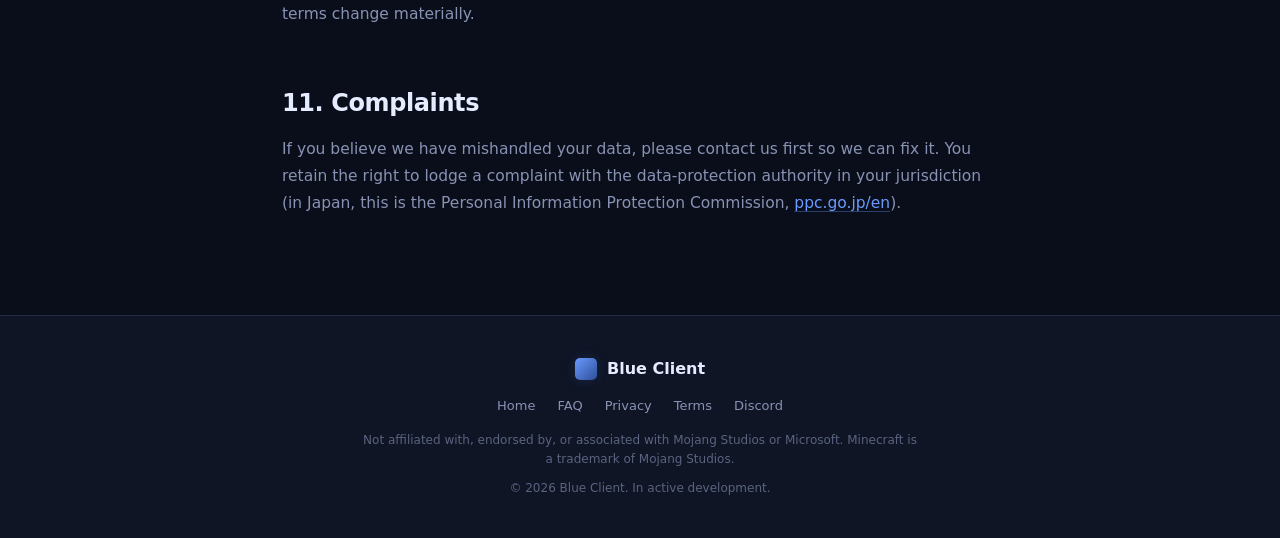
<file: privacy.html>
<!DOCTYPE html>
<html lang="en">
<head>
<meta charset="UTF-8" />
<meta name="viewport" content="width=device-width, initial-scale=1.0" />
<meta name="description" content="Blue Client Privacy Policy." />
<title>Privacy Policy — Blue Client</title>
<link rel="stylesheet" href="style.css" />
<style>
  .doc-body table {
    width: 100%;
    border-collapse: collapse;
    margin: 1.25rem 0;
    font-size: 0.95em;
  }
  .doc-body th,
  .doc-body td {
    border: 1px solid rgba(255, 255, 255, 0.12);
    padding: 0.55rem 0.75rem;
    text-align: left;
    vertical-align: top;
  }
  .doc-body th {
    background: rgba(255, 255, 255, 0.04);
    font-weight: 600;
  }
</style>
</head>
<body>

<nav class="nav">
  <div class="nav-inner">
    <a href="index.html" class="nav-brand">
      <span class="nav-logo"></span>
      <span>Blue Client</span>
    </a>
    <div class="nav-links">
      <a href="index.html#features">Features</a>
      <a href="index.html#roadmap">Roadmap</a>
      <a href="faq.html">FAQ</a>
      <a href="index.html#download">Discord</a>
    </div>
  </div>
</nav>

<main class="doc-page">
  <div class="doc-inner">
    <div class="doc-head">
      <a href="index.html" class="doc-back">← Back to home</a>
      <h1>Blue Client — Privacy Policy</h1>
      <p class="doc-meta">Last updated 2026-08-01</p>
    </div>

    <div class="doc-body">
      <div class="callout">
        This document tells you, plainly, what data Blue Client processes, where it goes, and
        how to ask us to delete it. The short version: we don't run any backend server of our
        own that collects data about you. Almost everything happens locally on your machine or
        directly between you and Microsoft / Mojang / the Minecraft server you connect to.
        <br/><br/>
        This policy is not a substitute for legal advice. If you have specific compliance
        obligations (GDPR, CCPA, APPI, etc.) you are responsible for reviewing this document
        against them before deciding whether to use the Software.
      </div>

      <h2>1. Who we are</h2>
      <p>
        The Blue Client project ("we"). Contact: the project's
        <a href="https://discord.gg/Rv839W6XQ9" target="_blank" rel="noopener">Discord server</a>.
        We are not a registered legal entity, and we do not currently sell anything or charge
        for any part of the Software.
      </p>

      <h2>2. What data the client processes</h2>
      <p>
        When you run Blue Client, it processes the following data
        <strong>locally on your machine</strong>:
      </p>
      <table>
        <thead>
          <tr><th>Item</th><th>Source</th><th>Purpose</th></tr>
        </thead>
        <tbody>
          <tr><td>Minecraft username + UUID</td><td>Microsoft account auth</td><td>Display name, multiplayer connect</td></tr>
          <tr><td>Microsoft access/refresh tokens</td><td>Microsoft account auth</td><td>Multiplayer auth. Stored locally in <code>auth.json</code> with restricted file permissions</td></tr>
          <tr><td>Settings file</td><td>Your edits</td><td>Persist game preferences, stored locally</td></tr>
          <tr><td>Crash logs</td><td>The client, on a crash</td><td>Saved locally to <code>~/.blue/crashes/</code>; never sent anywhere automatically</td></tr>
        </tbody>
      </table>
      <p>
        Your Microsoft tokens never leave your machine except to talk to Microsoft (to log in)
        and to the Minecraft server you choose to join. We do not operate any server that
        receives, stores, or processes this data — there is no license check, account system, or
        telemetry backend behind the Software.
      </p>

      <h2>3. Optional Discord Rich Presence</h2>
      <p>
        If you enable the "Discord RPC" mod (off by default), the client sends your current
        activity (e.g. "Playing on &lt;server&gt;") to your own, already-running local Discord
        client over Discord's local IPC. This is the same mechanism any game with Discord Rich
        Presence uses. It only reaches Discord's servers if you have Discord open, and what
        happens to it after that is governed by Discord's own
        <a href="https://discord.com/privacy" target="_blank" rel="noopener">privacy policy</a>.
        Disabling the mod stops this immediately.
      </p>

      <h2>4. Mojang's client.jar</h2>
      <p>
        On first launch (if <code>client.jar</code> isn't already present), the client downloads
        it directly from Mojang's official servers
        (<code>piston-meta.mojang.com</code> / <code>piston-data.mojang.com</code>). This is a
        standard, unauthenticated HTTPS request — Mojang sees the request the way any web server
        sees any download, per their own privacy policy. We do not proxy, log, or see this
        request ourselves.
      </p>

      <h2>5. If you report a bug on Discord</h2>
      <p>
        If you use the <code>/bug</code> command in our Discord server, whatever you type (and
        any crash log you choose to attach) is sent to Discord and visible to our moderators in
        a private thread. Discord's handling of that data is governed by their own
        <a href="https://discord.com/privacy" target="_blank" rel="noopener">privacy policy</a>.
        We do not pull that data out into any system of our own.
      </p>

      <h2>6. What we don't do</h2>
      <ul>
        <li>We do not operate a license server, account system, or hardware-fingerprinting of
          any kind.</li>
        <li>We do not use crash-reporting services (e.g. Sentry) — crash logs stay on your
          machine unless you choose to share one with us.</li>
        <li>We do not sell or share your data with advertisers, data brokers, or any third party
          for marketing purposes — we have no data of yours to sell in the first place.</li>
        <li>We do not currently process any payments; there is no purchase or billing data to
          collect. If that changes in the future, this policy will be updated and you'll be
          asked to accept the new version before continuing.</li>
      </ul>

      <h2>7. Your rights</h2>
      <p>
        Because essentially all of the data described above lives on your own machine, exercising
        your rights (access, correction, deletion) is usually as simple as editing or deleting the
        relevant local file (<code>auth.json</code>, your settings file, or the
        <code>~/.blue/</code> directory). For anything you've shared with us directly (e.g. in a
        Discord bug report), contact us through the channels in section 1 and we'll act within 30
        days.
      </p>

      <h2>8. Security</h2>
      <p>
        Microsoft tokens are written to disk with restricted file permissions (owner-only on
        Unix-like systems). We use TLS for all network requests the client makes (Microsoft auth,
        Mojang's servers, the Minecraft server you connect to). There is no server-side system of
        ours in this picture to secure, because there isn't one.
      </p>

      <h2>9. Children</h2>
      <p>
        The Software is not directed at children under 13. We do not knowingly collect data from
        anyone under 13 — and per section 2, we don't operate infrastructure that would let us
        collect it even if we wanted to.
      </p>

      <h2>10. Changes to this policy</h2>
      <p>
        Material changes are signalled by updating the "last updated" date at the top of this
        document. The client will re-prompt you to accept the terms again if the underlying
        usage terms change materially.
      </p>

      <h2>11. Complaints</h2>
      <p>
        If you believe we have mishandled your data, please contact us first so we can fix it.
        You retain the right to lodge a complaint with the data-protection authority in your
        jurisdiction (in Japan, this is the Personal Information Protection Commission,
        <a href="https://www.ppc.go.jp/en/" target="_blank" rel="noopener">ppc.go.jp/en</a>).
      </p>
    </div>
  </div>
</main>

<footer class="footer">
  <div class="footer-inner">
    <div class="footer-brand">
      <span class="nav-logo"></span>
      <span>Blue Client</span>
    </div>
    <div class="footer-links">
      <a href="index.html">Home</a>
      <a href="faq.html">FAQ</a>
      <a href="privacy.html">Privacy</a>
      <a href="terms.html">Terms</a>
      <a href="https://discord.gg/Rv839W6XQ9" target="_blank" rel="noopener">Discord</a>
    </div>
    <p class="footer-disclaimer">
      Not affiliated with, endorsed by, or associated with Mojang Studios or Microsoft.
      Minecraft is a trademark of Mojang Studios.
    </p>
    <p class="footer-copyright">
      © 2026 Blue Client. In active development.
    </p>
  </div>
</footer>

</body>
</html>
</file>
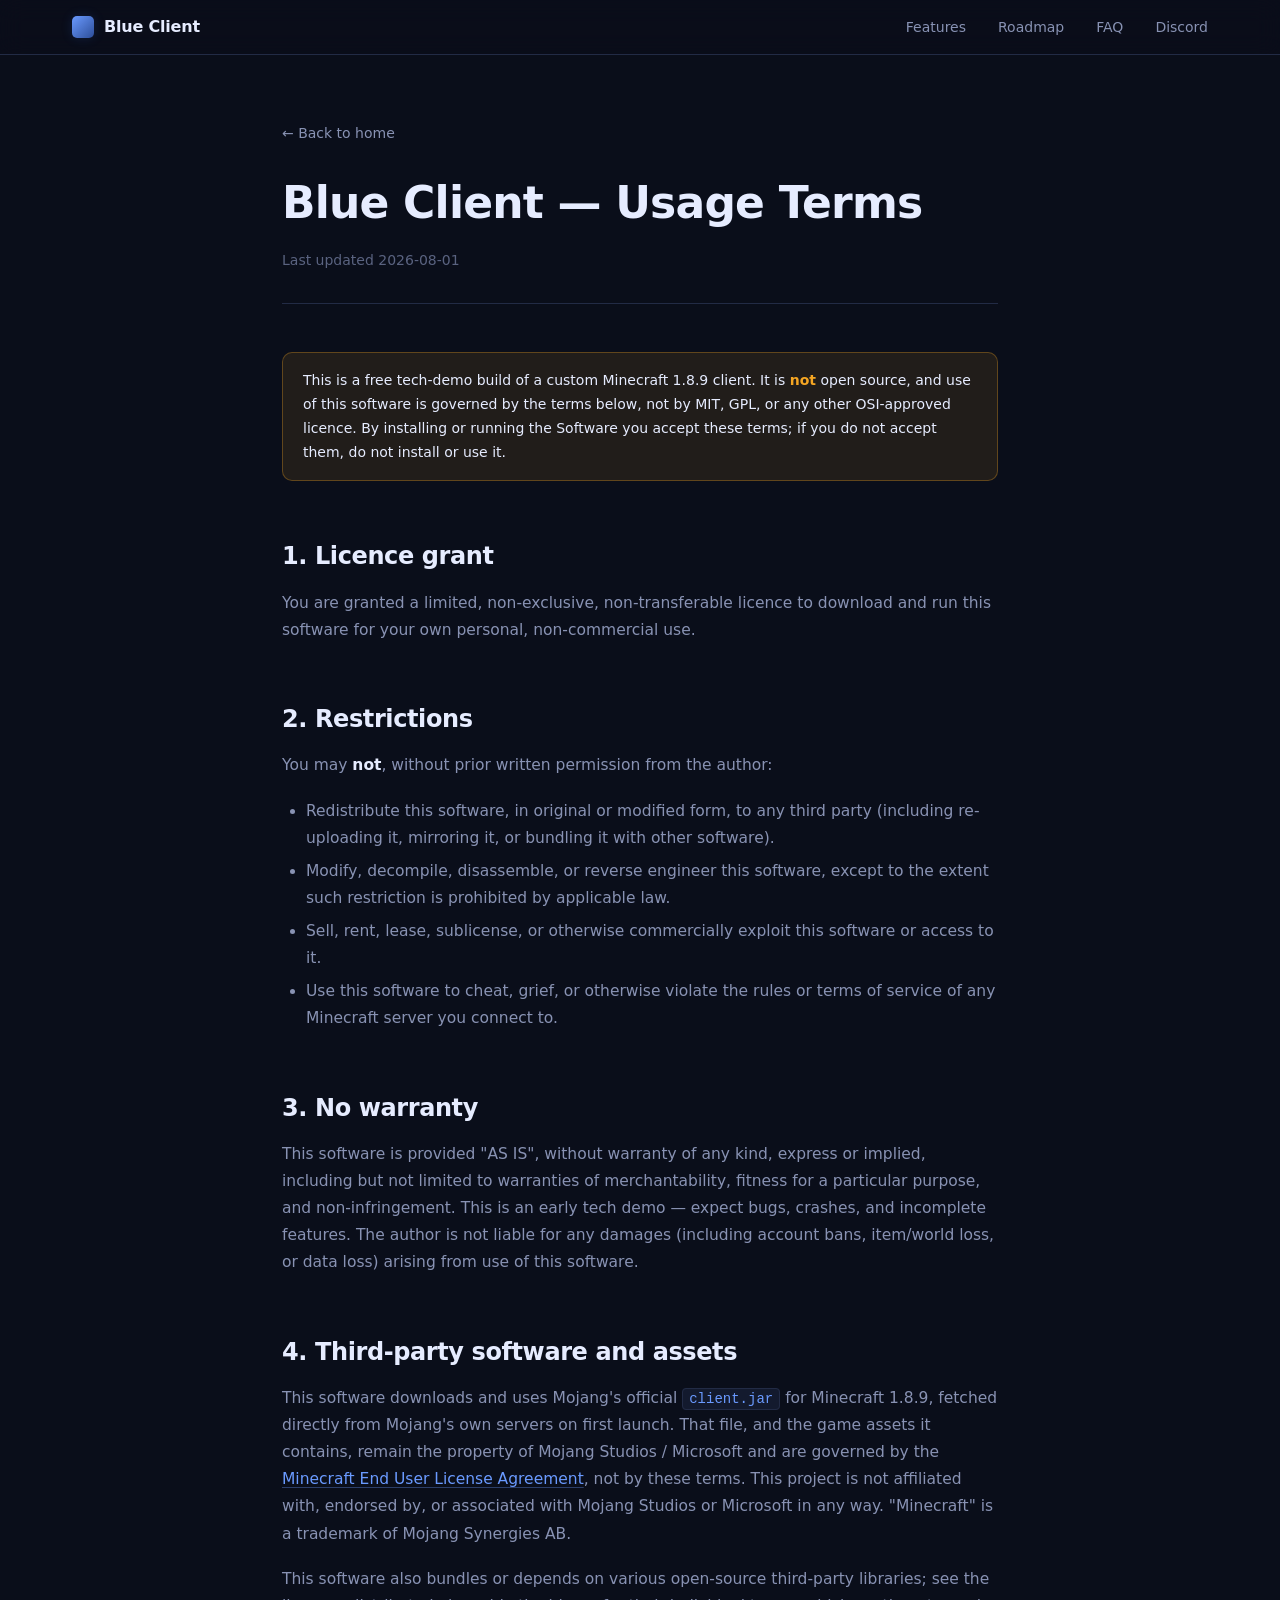
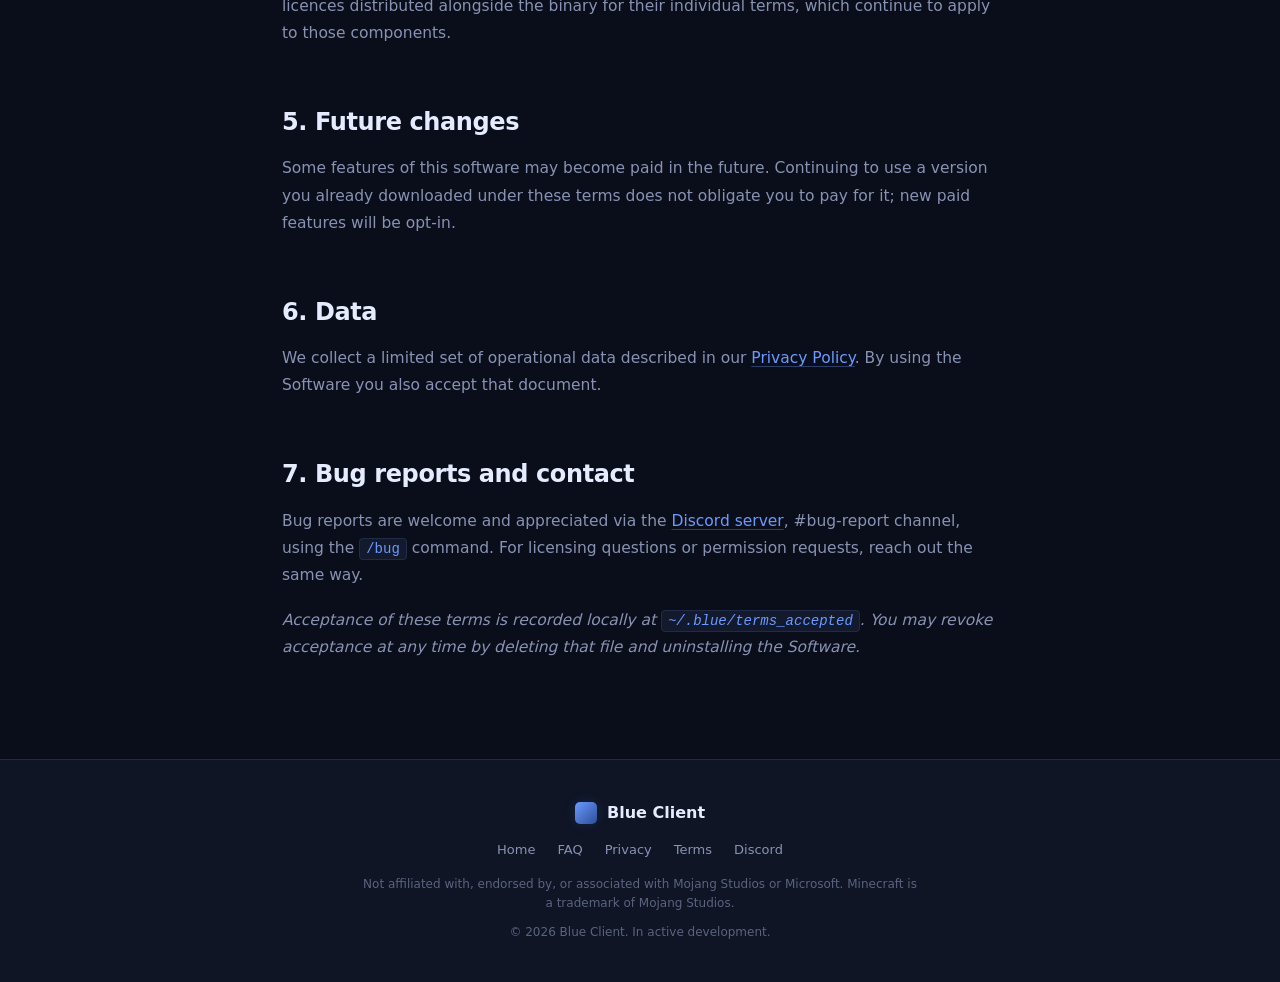
<file: terms.html>
<!DOCTYPE html>
<html lang="en">
<head>
<meta charset="UTF-8" />
<meta name="viewport" content="width=device-width, initial-scale=1.0" />
<meta name="description" content="Blue Client Usage Terms." />
<title>Usage Terms — Blue Client</title>
<link rel="stylesheet" href="style.css" />
</head>
<body>

<nav class="nav">
  <div class="nav-inner">
    <a href="index.html" class="nav-brand">
      <span class="nav-logo"></span>
      <span>Blue Client</span>
    </a>
    <div class="nav-links">
      <a href="index.html#features">Features</a>
      <a href="index.html#roadmap">Roadmap</a>
      <a href="faq.html">FAQ</a>
      <a href="index.html#download">Discord</a>
    </div>
  </div>
</nav>

<main class="doc-page">
  <div class="doc-inner">
    <div class="doc-head">
      <a href="index.html" class="doc-back">← Back to home</a>
      <h1>Blue Client — Usage Terms</h1>
      <p class="doc-meta">Last updated 2026-08-01</p>
    </div>

    <div class="doc-body">
      <div class="callout">
        This is a free tech-demo build of a custom Minecraft 1.8.9 client. It is
        <strong>not</strong> open source, and use of this software is governed by the terms
        below, not by MIT, GPL, or any other OSI-approved licence. By installing or running the
        Software you accept these terms; if you do not accept them, do not install or use it.
      </div>

      <h2>1. Licence grant</h2>
      <p>
        You are granted a limited, non-exclusive, non-transferable licence to download and run
        this software for your own personal, non-commercial use.
      </p>

      <h2>2. Restrictions</h2>
      <p>You may <strong>not</strong>, without prior written permission from the author:</p>
      <ul>
        <li>Redistribute this software, in original or modified form, to any third party
          (including re-uploading it, mirroring it, or bundling it with other software).</li>
        <li>Modify, decompile, disassemble, or reverse engineer this software, except to the
          extent such restriction is prohibited by applicable law.</li>
        <li>Sell, rent, lease, sublicense, or otherwise commercially exploit this software or
          access to it.</li>
        <li>Use this software to cheat, grief, or otherwise violate the rules or terms of
          service of any Minecraft server you connect to.</li>
      </ul>

      <h2>3. No warranty</h2>
      <p>
        This software is provided "AS IS", without warranty of any kind, express or implied,
        including but not limited to warranties of merchantability, fitness for a particular
        purpose, and non-infringement. This is an early tech demo — expect bugs, crashes, and
        incomplete features. The author is not liable for any damages (including account bans,
        item/world loss, or data loss) arising from use of this software.
      </p>

      <h2>4. Third-party software and assets</h2>
      <p>
        This software downloads and uses Mojang's official <code>client.jar</code> for
        Minecraft 1.8.9, fetched directly from Mojang's own servers on first launch. That file,
        and the game assets it contains, remain the property of Mojang Studios / Microsoft and
        are governed by the
        <a href="https://www.minecraft.net/en-us/eula" target="_blank" rel="noopener">Minecraft
        End User License Agreement</a>, not by these terms. This project is not affiliated
        with, endorsed by, or associated with Mojang Studios or Microsoft in any way.
        "Minecraft" is a trademark of Mojang Synergies AB.
      </p>
      <p>
        This software also bundles or depends on various open-source third-party libraries;
        see the licences distributed alongside the binary for their individual terms, which
        continue to apply to those components.
      </p>

      <h2>5. Future changes</h2>
      <p>
        Some features of this software may become paid in the future. Continuing to use a
        version you already downloaded under these terms does not obligate you to pay for it;
        new paid features will be opt-in.
      </p>

      <h2>6. Data</h2>
      <p>
        We collect a limited set of operational data described in our
        <a href="privacy.html">Privacy Policy</a>. By using the Software you also accept that
        document.
      </p>

      <h2>7. Bug reports and contact</h2>
      <p>
        Bug reports are welcome and appreciated via the
        <a href="https://discord.gg/Rv839W6XQ9" target="_blank" rel="noopener">Discord server</a>,
        #bug-report channel, using the <code>/bug</code> command. For licensing questions or
        permission requests, reach out the same way.
      </p>

      <p class="doc-meta">
        <em>Acceptance of these terms is recorded locally at
        <code>~/.blue/terms_accepted</code>. You may revoke acceptance at any time by deleting
        that file and uninstalling the Software.</em>
      </p>
    </div>
  </div>
</main>

<footer class="footer">
  <div class="footer-inner">
    <div class="footer-brand">
      <span class="nav-logo"></span>
      <span>Blue Client</span>
    </div>
    <div class="footer-links">
      <a href="index.html">Home</a>
      <a href="faq.html">FAQ</a>
      <a href="privacy.html">Privacy</a>
      <a href="terms.html">Terms</a>
      <a href="https://discord.gg/Rv839W6XQ9" target="_blank" rel="noopener">Discord</a>
    </div>
    <p class="footer-disclaimer">
      Not affiliated with, endorsed by, or associated with Mojang Studios or Microsoft.
      Minecraft is a trademark of Mojang Studios.
    </p>
    <p class="footer-copyright">
      © 2026 Blue Client. In active development.
    </p>
  </div>
</footer>

</body>
</html>
</file>
<file: style.css>
:root {
  --bg: #0a0e1a;
  --bg-alt: #0f1525;
  --bg-card: #131a2e;
  --bg-elevated: #1a2240;
  --border: #222b45;
  --border-strong: #2d3a5c;

  --text: #e6ecff;
  --text-dim: #8892b3;
  --text-muted: #5a6380;

  --blue: #4d7fff;
  --blue-bright: #6a9aff;
  --blue-dim: #2d4e99;
  --blue-glow: rgba(77, 127, 255, 0.15);

  --warn: #f5a623;
  --warn-bg: rgba(245, 166, 35, 0.1);
  --info: #4d7fff;
  --info-bg: rgba(77, 127, 255, 0.1);

  --radius: 10px;
  --radius-lg: 14px;

  --shadow-sm: 0 2px 8px rgba(0, 0, 0, 0.3);
  --shadow-md: 0 8px 24px rgba(0, 0, 0, 0.4);
  --shadow-glow: 0 0 40px var(--blue-glow);
}

* {
  margin: 0;
  padding: 0;
  box-sizing: border-box;
}

html {
  scroll-behavior: smooth;
}

body {
  font-family: -apple-system, BlinkMacSystemFont, "Segoe UI", system-ui, sans-serif;
  background: var(--bg);
  color: var(--text);
  line-height: 1.6;
  -webkit-font-smoothing: antialiased;
  overflow-x: hidden;
}

a {
  color: inherit;
  text-decoration: none;
}

/* ============ Nav ============ */
.nav {
  position: fixed;
  top: 0;
  left: 0;
  right: 0;
  z-index: 100;
  background: rgba(10, 14, 26, 0.7);
  backdrop-filter: blur(12px);
  -webkit-backdrop-filter: blur(12px);
  border-bottom: 1px solid var(--border);
}

.nav-inner {
  max-width: 1200px;
  margin: 0 auto;
  padding: 14px 32px;
  display: flex;
  justify-content: space-between;
  align-items: center;
}

.nav-brand {
  display: flex;
  align-items: center;
  gap: 10px;
  font-weight: 600;
  font-size: 16px;
  letter-spacing: -0.2px;
}

.nav-logo {
  width: 22px;
  height: 22px;
  background: linear-gradient(135deg, var(--blue-bright) 0%, var(--blue-dim) 100%);
  border-radius: 5px;
  box-shadow: 0 0 12px var(--blue-glow);
}

.nav-links {
  display: flex;
  gap: 32px;
  font-size: 14px;
}

.nav-links a {
  color: var(--text-dim);
  transition: color 0.15s;
}

.nav-links a:hover {
  color: var(--text);
}

/* ============ Hero ============ */
.hero {
  position: relative;
  padding: 160px 32px 120px;
  text-align: center;
  overflow: hidden;
}

.hero-bg {
  position: absolute;
  top: 0;
  left: 50%;
  transform: translateX(-50%);
  width: 1200px;
  height: 600px;
  background: radial-gradient(ellipse at center, var(--blue-glow) 0%, transparent 60%);
  pointer-events: none;
  z-index: 0;
}

.hero-inner {
  position: relative;
  max-width: 900px;
  margin: 0 auto;
  z-index: 1;
}

.badge {
  display: inline-flex;
  align-items: center;
  gap: 8px;
  padding: 6px 14px;
  background: var(--warn-bg);
  border: 1px solid rgba(245, 166, 35, 0.3);
  border-radius: 100px;
  font-size: 12px;
  font-weight: 500;
  color: var(--warn);
  letter-spacing: 0.2px;
  margin-bottom: 32px;
}

.badge-dot {
  width: 7px;
  height: 7px;
  background: var(--warn);
  border-radius: 50%;
  animation: pulse 2s infinite;
}

@keyframes pulse {
  0%, 100% { opacity: 1; }
  50% { opacity: 0.4; }
}

.hero-title {
  font-size: clamp(40px, 6vw, 72px);
  font-weight: 700;
  line-height: 1.1;
  letter-spacing: -1.5px;
  margin-bottom: 24px;
}

.accent {
  background: linear-gradient(135deg, var(--blue-bright) 0%, #a4bfff 100%);
  -webkit-background-clip: text;
  -webkit-text-fill-color: transparent;
  background-clip: text;
}

.hero-sub {
  font-size: 20px;
  color: var(--text-dim);
  max-width: 600px;
  margin: 0 auto 40px;
}

.hero-cta {
  display: flex;
  gap: 14px;
  justify-content: center;
  flex-wrap: wrap;
  margin-bottom: 32px;
}

.btn {
  display: inline-block;
  padding: 12px 24px;
  border-radius: var(--radius);
  font-size: 15px;
  font-weight: 500;
  transition: all 0.15s;
  cursor: pointer;
  border: 1px solid transparent;
}

.btn-primary {
  background: var(--blue);
  color: white;
  box-shadow: 0 4px 16px var(--blue-glow);
}

.btn-primary:hover {
  background: var(--blue-bright);
  transform: translateY(-1px);
  box-shadow: 0 6px 20px rgba(77, 127, 255, 0.35);
}

.btn-ghost {
  background: transparent;
  color: var(--text);
  border-color: var(--border-strong);
}

.btn-ghost:hover {
  background: var(--bg-card);
  border-color: var(--blue-dim);
}

.hero-note {
  font-size: 13px;
  color: var(--text-muted);
}

/* ============ Status banner ============ */
.status-banner {
  background: var(--warn-bg);
  border-top: 1px solid rgba(245, 166, 35, 0.2);
  border-bottom: 1px solid rgba(245, 166, 35, 0.2);
  padding: 18px 32px;
}

.status-inner {
  max-width: 1000px;
  margin: 0 auto;
  font-size: 14px;
  color: var(--text);
  text-align: center;
  line-height: 1.6;
}

.status-inner strong {
  color: var(--warn);
  font-weight: 600;
}

/* ============ Sections ============ */
.section {
  padding: 100px 32px;
}

.section-alt {
  background: var(--bg-alt);
  border-top: 1px solid var(--border);
  border-bottom: 1px solid var(--border);
}

.section-inner {
  max-width: 1200px;
  margin: 0 auto;
}

.section-head {
  text-align: center;
  margin-bottom: 60px;
}

.section-label {
  display: inline-block;
  font-size: 12px;
  font-weight: 600;
  letter-spacing: 1.5px;
  text-transform: uppercase;
  color: var(--blue-bright);
  margin-bottom: 14px;
}

.section-head h2 {
  font-size: clamp(30px, 4vw, 44px);
  font-weight: 700;
  letter-spacing: -0.8px;
  margin-bottom: 14px;
}

.section-desc {
  font-size: 17px;
  color: var(--text-dim);
  max-width: 620px;
  margin: 0 auto;
}

/* ============ Features ============ */
.feature-grid {
  display: grid;
  grid-template-columns: repeat(auto-fit, minmax(280px, 1fr));
  gap: 18px;
  margin-bottom: 60px;
}

.feature-card {
  background: var(--bg-card);
  border: 1px solid var(--border);
  padding: 24px;
  border-radius: var(--radius-lg);
  transition: all 0.2s;
}

.feature-card:hover {
  border-color: var(--blue-dim);
  transform: translateY(-2px);
  box-shadow: var(--shadow-md);
}

.feature-card h3 {
  font-size: 17px;
  font-weight: 600;
  margin-bottom: 8px;
  letter-spacing: -0.2px;
}

.feature-card p {
  font-size: 14px;
  color: var(--text-dim);
  line-height: 1.55;
}

.mods-head {
  font-size: 20px;
  font-weight: 600;
  margin-bottom: 20px;
  text-align: center;
}

.chip-list {
  display: flex;
  flex-wrap: wrap;
  gap: 8px;
  justify-content: center;
  margin-bottom: 24px;
}

.chip {
  padding: 6px 14px;
  background: var(--bg-card);
  border: 1px solid var(--border);
  border-radius: 100px;
  font-size: 13px;
  color: var(--text);
}

.progress-note {
  text-align: center;
  font-size: 15px;
  color: var(--text-dim);
}

.progress-note strong {
  color: var(--blue-bright);
}

/* ============ Roadmap ============ */
.roadmap {
  display: grid;
  grid-template-columns: repeat(auto-fit, minmax(220px, 1fr));
  gap: 32px;
}

.roadmap-col h3 {
  font-size: 15px;
  font-weight: 600;
  color: var(--blue-bright);
  letter-spacing: 0.5px;
  text-transform: uppercase;
  margin-bottom: 14px;
  margin-top: 24px;
  padding-bottom: 8px;
  border-bottom: 1px solid var(--border);
}

.roadmap-col h3:first-child {
  margin-top: 0;
}

.roadmap-col ul {
  list-style: none;
}

.roadmap-col li {
  font-size: 14px;
  color: var(--text-dim);
  padding: 6px 0;
  padding-left: 18px;
  position: relative;
}

.roadmap-col li::before {
  content: "○";
  position: absolute;
  left: 0;
  color: var(--text-muted);
  font-size: 12px;
}

/* ============ Why Rust ============ */
.split {
  display: grid;
  grid-template-columns: 1.1fr 1fr;
  gap: 60px;
  align-items: center;
}

.split-text h2 {
  font-size: clamp(28px, 3.5vw, 38px);
  font-weight: 700;
  letter-spacing: -0.6px;
  margin-bottom: 20px;
  margin-top: 10px;
}

.split-text p {
  color: var(--text-dim);
  font-size: 16px;
  margin-bottom: 18px;
  line-height: 1.7;
}

.split-visual {
  background: var(--bg-card);
  border: 1px solid var(--border);
  border-radius: var(--radius-lg);
  padding: 6px;
  box-shadow: var(--shadow-md);
}

.tech-block {
  padding: 20px;
}

.tech-row {
  display: flex;
  justify-content: space-between;
  align-items: center;
  padding: 14px 0;
  border-bottom: 1px solid var(--border);
  font-size: 14px;
}

.tech-row:last-child {
  border-bottom: none;
}

.tech-row > span:first-child {
  color: var(--text-dim);
}

.tech-tag {
  background: var(--blue-glow);
  color: var(--blue-bright);
  padding: 3px 10px;
  border-radius: 6px;
  font-family: ui-monospace, "SF Mono", Menlo, monospace;
  font-size: 12px;
  font-weight: 500;
}

/* ============ Known issues ============ */
.issue-list {
  display: flex;
  flex-direction: column;
  gap: 16px;
  max-width: 840px;
  margin: 0 auto;
}

.issue {
  display: grid;
  grid-template-columns: 120px 1fr;
  gap: 20px;
  background: var(--bg-card);
  border: 1px solid var(--border);
  border-radius: var(--radius-lg);
  padding: 22px 26px;
}

.issue-tag {
  display: inline-block;
  padding: 4px 10px;
  border-radius: 6px;
  font-size: 11px;
  font-weight: 600;
  letter-spacing: 0.5px;
  text-transform: uppercase;
  align-self: start;
  text-align: center;
  width: fit-content;
}

.issue-tag-warn {
  background: var(--warn-bg);
  color: var(--warn);
  border: 1px solid rgba(245, 166, 35, 0.3);
}

.issue-tag-info {
  background: var(--info-bg);
  color: var(--info);
  border: 1px solid rgba(77, 127, 255, 0.3);
}

.issue h4 {
  font-size: 17px;
  font-weight: 600;
  margin-bottom: 6px;
  letter-spacing: -0.2px;
}

.issue p {
  color: var(--text-dim);
  font-size: 14px;
  line-height: 1.6;
}

/* ============ CTA ============ */
.cta-section {
  text-align: center;
}

.cta-section h2 {
  font-size: clamp(30px, 4vw, 44px);
  font-weight: 700;
  letter-spacing: -0.8px;
  margin-bottom: 14px;
}

.cta-sub {
  font-size: 17px;
  color: var(--text-dim);
  max-width: 560px;
  margin: 0 auto 48px;
}

.cta-single {
  max-width: 560px;
  margin: 0 auto;
  text-align: center;
  background: var(--bg-card);
  border: 1px solid var(--border);
  border-radius: var(--radius-lg);
  padding: 56px 40px;
  box-shadow: var(--shadow-md);
}

.cta-single-icon {
  font-size: 48px;
  color: var(--blue-bright);
  line-height: 1;
  margin-bottom: 20px;
  text-shadow: 0 0 24px var(--blue-glow);
}

.cta-single h2 {
  margin-bottom: 14px;
}

.btn-lg {
  padding: 14px 32px;
  font-size: 16px;
  margin-top: 10px;
}

.cta-hint {
  margin-top: 18px;
  font-size: 12px;
  color: var(--text-muted);
  letter-spacing: 0.3px;
}

/* ============ Footer ============ */
.footer {
  background: var(--bg-alt);
  border-top: 1px solid var(--border);
  padding: 40px 32px;
}

.footer-inner {
  max-width: 1200px;
  margin: 0 auto;
  text-align: center;
}

.footer-brand {
  display: inline-flex;
  align-items: center;
  gap: 10px;
  font-weight: 600;
  font-size: 16px;
  margin-bottom: 14px;
}

.footer-disclaimer {
  font-size: 12px;
  color: var(--text-muted);
  max-width: 560px;
  margin: 0 auto 10px;
  line-height: 1.6;
}

.footer-copyright {
  font-size: 12px;
  color: var(--text-muted);
}

/* ============ Doc pages ============ */
.doc-page {
  padding-top: 120px;
  padding-bottom: 80px;
  min-height: 100vh;
}

.doc-inner {
  max-width: 780px;
  margin: 0 auto;
  padding: 0 32px;
}

.doc-head {
  margin-bottom: 48px;
  padding-bottom: 32px;
  border-bottom: 1px solid var(--border);
}

.doc-back {
  display: inline-flex;
  align-items: center;
  gap: 6px;
  color: var(--text-dim);
  font-size: 14px;
  margin-bottom: 24px;
  transition: color 0.15s;
}

.doc-back:hover {
  color: var(--blue-bright);
}

.doc-head h1 {
  font-size: clamp(32px, 4vw, 44px);
  font-weight: 700;
  letter-spacing: -0.8px;
  margin-bottom: 10px;
}

.doc-head .doc-meta {
  font-size: 14px;
  color: var(--text-muted);
}

.doc-body h2 {
  font-size: 24px;
  font-weight: 600;
  letter-spacing: -0.4px;
  margin-top: 56px;
  margin-bottom: 14px;
  scroll-margin-top: 100px;
}

.doc-body h2:first-child {
  margin-top: 0;
}

.doc-body h3 {
  font-size: 18px;
  font-weight: 600;
  margin-top: 32px;
  margin-bottom: 10px;
  letter-spacing: -0.2px;
}

.doc-body p {
  color: var(--text-dim);
  font-size: 15.5px;
  line-height: 1.75;
  margin-bottom: 18px;
}

.doc-body ul,
.doc-body ol {
  color: var(--text-dim);
  font-size: 15.5px;
  line-height: 1.75;
  margin-bottom: 18px;
  padding-left: 24px;
}

.doc-body li {
  margin-bottom: 6px;
}

.doc-body a {
  color: var(--blue-bright);
  text-decoration: underline;
  text-decoration-color: rgba(106, 154, 255, 0.35);
  text-underline-offset: 3px;
  transition: text-decoration-color 0.15s;
}

.doc-body a:hover {
  text-decoration-color: var(--blue-bright);
}

.doc-body strong {
  color: var(--text);
  font-weight: 600;
}

.doc-body code {
  font-family: ui-monospace, "SF Mono", Menlo, monospace;
  font-size: 14px;
  background: var(--bg-card);
  border: 1px solid var(--border);
  padding: 2px 6px;
  border-radius: 4px;
  color: var(--blue-bright);
}

.faq-item {
  background: var(--bg-card);
  border: 1px solid var(--border);
  border-radius: var(--radius-lg);
  padding: 22px 26px;
  margin-bottom: 14px;
  transition: border-color 0.15s;
}

.faq-item:hover {
  border-color: var(--border-strong);
}

.faq-item h3 {
  margin-top: 0;
  color: var(--text);
  margin-bottom: 10px;
  font-size: 16.5px;
}

.faq-item p {
  margin-bottom: 0;
  font-size: 15px;
  line-height: 1.7;
}

.faq-item p + p {
  margin-top: 12px;
}

.faq-cat {
  font-size: 12px;
  font-weight: 600;
  letter-spacing: 1.5px;
  text-transform: uppercase;
  color: var(--blue-bright);
  margin-top: 48px;
  margin-bottom: 16px;
}

.faq-cat:first-of-type {
  margin-top: 8px;
}

.callout {
  background: var(--warn-bg);
  border: 1px solid rgba(245, 166, 35, 0.3);
  border-radius: var(--radius);
  padding: 16px 20px;
  margin-bottom: 24px;
  font-size: 14px;
  color: var(--text);
  line-height: 1.7;
}

.callout strong {
  color: var(--warn);
}

.footer-links {
  display: flex;
  gap: 22px;
  justify-content: center;
  margin-bottom: 14px;
  flex-wrap: wrap;
  font-size: 13px;
}

.footer-links a {
  color: var(--text-dim);
  transition: color 0.15s;
}

.footer-links a:hover {
  color: var(--blue-bright);
}

/* ============ Responsive ============ */
@media (max-width: 720px) {
  .nav-links {
    display: none;
  }
  .hero {
    padding: 120px 20px 80px;
  }
  .section {
    padding: 70px 20px;
  }
  .split {
    grid-template-columns: 1fr;
    gap: 40px;
  }
  .issue {
    grid-template-columns: 1fr;
    gap: 10px;
  }
  .nav-inner {
    padding: 12px 20px;
  }
  .status-banner {
    padding: 16px 20px;
  }
  .doc-inner {
    padding: 0 20px;
  }
  .doc-page {
    padding-top: 100px;
  }
}
</file>
